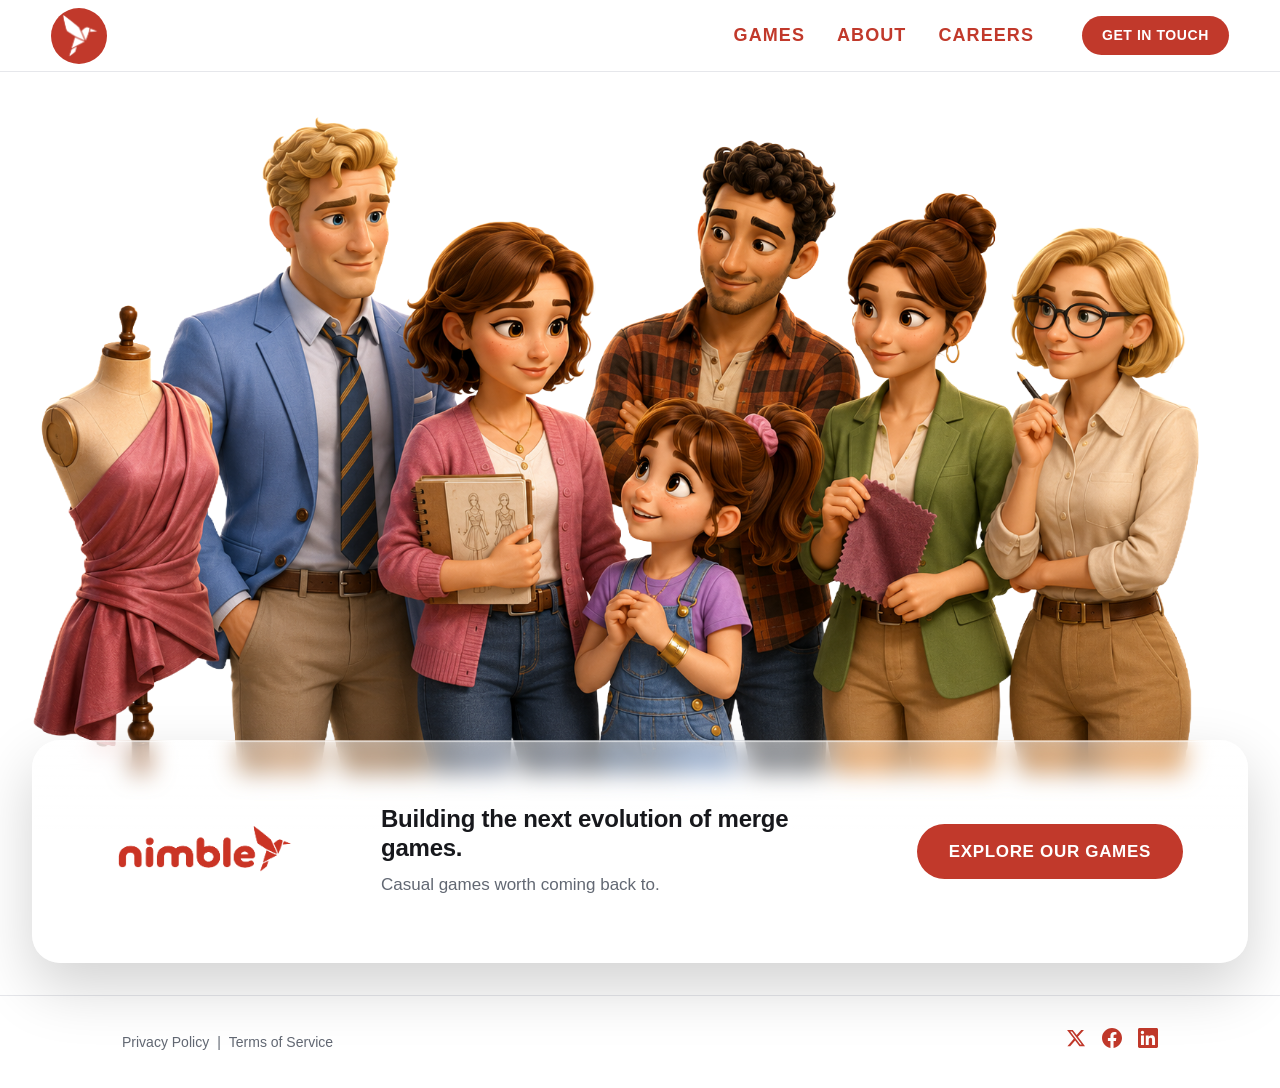
<file: index.html>
<!DOCTYPE html><html lang="en"> <head><meta charset="UTF-8"><meta name="viewport" content="width=device-width, initial-scale=1.0"><title>Nimble Games — Games that reward quick thinking and elegant execution</title><meta name="description" content="Nimble Games — Building engaging casual mobile games worth coming back to."><link rel="canonical" href="https://nimble.gs/"><!-- Favicon --><link rel="icon" type="image/png" href="/logo.png"><link rel="apple-touch-icon" href="/logo.png"><!-- Open Graph --><meta property="og:type" content="website"><meta property="og:title" content="Nimble Games — Games that reward quick thinking and elegant execution"><meta property="og:description" content="Nimble Games — Building engaging casual mobile games worth coming back to."><meta property="og:url" content="https://nimble.gs/"><meta property="og:image" content="https://nimble.gs/logo-text.png"><meta property="og:site_name" content="Nimble Games"><!-- Twitter Card --><meta name="twitter:card" content="summary"><meta name="twitter:title" content="Nimble Games — Games that reward quick thinking and elegant execution"><meta name="twitter:description" content="Nimble Games — Building engaging casual mobile games worth coming back to."><meta name="twitter:image" content="https://nimble.gs/logo-text.png"><!-- Fonts: Satoshi (Fontshare) --><link rel="preconnect" href="https://api.fontshare.com" crossorigin><link href="https://api.fontshare.com/v2/css?f[]=satoshi@300,400,500,700,900&display=swap" rel="stylesheet"><style>.sr-only[data-astro-cid-bbe6dxrz]{position:absolute;width:1px;height:1px;padding:0;margin:-1px;overflow:hidden;clip:rect(0,0,0,0);white-space:nowrap;border:0}.hero[data-astro-cid-bbe6dxrz]{display:flex;flex-direction:column;align-items:center;padding:0 var(--space-lg) var(--space-lg)}.hero-stage[data-astro-cid-bbe6dxrz]{width:100%;display:flex;justify-content:center;padding-top:var(--space-md)}.hero-art[data-astro-cid-bbe6dxrz]{display:block;width:100%;max-width:1400px;height:auto}.hero-card[data-astro-cid-bbe6dxrz]{position:relative;z-index:2;width:100%;max-width:1340px;margin-top:calc(-1 * var(--space-lg));display:flex;flex-direction:row;align-items:center;gap:var(--space-xl);text-align:left;background:#ffffff38;backdrop-filter:blur(12px) saturate(175%);-webkit-backdrop-filter:blur(12px) saturate(175%);border:1px solid rgba(255,255,255,.4);border-radius:28px;box-shadow:0 24px 60px #0000002e,inset 0 1px 1px #fff9;padding:var(--space-xl) var(--space-xl);overflow:hidden}.hero-card[data-astro-cid-bbe6dxrz]:before{content:"";position:absolute;inset:0;border-radius:inherit;pointer-events:none;background:linear-gradient(180deg,#fff6,#fff0 40%)}.hero-card[data-astro-cid-bbe6dxrz]>[data-astro-cid-bbe6dxrz]{position:relative;z-index:1}.hero-logo[data-astro-cid-bbe6dxrz]{width:220px;height:auto;flex-shrink:0}.hero-copy[data-astro-cid-bbe6dxrz]{flex:1;min-width:0}.hero-tagline[data-astro-cid-bbe6dxrz]{font-size:var(--font-size-xl);font-weight:900;color:var(--color-text);line-height:1.2;letter-spacing:-.01em}.hero-subtitle[data-astro-cid-bbe6dxrz]{font-size:1.0625rem;font-weight:500;color:var(--color-text-muted);margin-top:var(--space-sm)}.hero-cta[data-astro-cid-bbe6dxrz]{flex-shrink:0;white-space:nowrap;font-size:var(--font-size-base);padding:.875rem 2rem;background-color:var(--color-accent);color:#fff}.hero-cta[data-astro-cid-bbe6dxrz]:hover{background-color:var(--color-accent-hover)}@media(max-width:768px){.hero[data-astro-cid-bbe6dxrz]{padding:var(--space-md)}.hero-card[data-astro-cid-bbe6dxrz]{flex-direction:column;text-align:center;gap:var(--space-md);max-width:420px;margin-top:calc(-1 * var(--space-lg));padding:var(--space-lg) var(--space-md)}.hero-logo[data-astro-cid-bbe6dxrz]{width:130px}.hero-cta[data-astro-cid-bbe6dxrz]{width:100%}}
</style>
<link rel="stylesheet" href="/_astro/BaseLayout.BR00wllf.css"></head> <body> <a href="#main-content" class="skip-link">Skip to content</a> <header class="site-header" data-astro-cid-3ef6ksr2> <nav class="nav" aria-label="Main navigation" data-astro-cid-3ef6ksr2> <a href="/" class="nav-logo" aria-label="Nimble Games home" data-astro-cid-3ef6ksr2> <img src="/logo-header.png" alt="" width="56" height="56" data-astro-cid-3ef6ksr2> </a> <ul class="nav-links" id="nav-links" data-astro-cid-3ef6ksr2> <li data-astro-cid-3ef6ksr2> <a href="/games" data-astro-cid-3ef6ksr2> Games </a> </li><li data-astro-cid-3ef6ksr2> <a href="/about" data-astro-cid-3ef6ksr2> About </a> </li><li data-astro-cid-3ef6ksr2> <a href="/careers" data-astro-cid-3ef6ksr2> Careers </a> </li> </ul> <a href="/contact" class="cta-button nav-cta" data-astro-cid-3ef6ksr2>Get in Touch</a> <button class="mobile-menu-toggle" aria-label="Toggle menu" aria-expanded="false" aria-controls="nav-links" data-astro-cid-3ef6ksr2> <span data-astro-cid-3ef6ksr2></span> <span data-astro-cid-3ef6ksr2></span> <span data-astro-cid-3ef6ksr2></span> </button> </nav> </header> <script type="module">const e=document.querySelector(".mobile-menu-toggle"),t=document.getElementById("nav-links");e&&t&&e.addEventListener("click",()=>{const n=e.getAttribute("aria-expanded")==="true";e.setAttribute("aria-expanded",String(!n)),t.classList.toggle("is-open")});</script> <main id="main-content">  <section class="hero" aria-labelledby="hero-heading" data-astro-cid-bbe6dxrz> <h1 id="hero-heading" class="sr-only" data-astro-cid-bbe6dxrz>Nimble Games</h1> <div class="hero-stage" data-astro-cid-bbe6dxrz> <img class="hero-art" src="/landing.png" alt="The Merge Mogul cast" loading="eager" data-astro-cid-bbe6dxrz> </div> <div class="hero-card" data-astro-cid-bbe6dxrz> <img src="/logo-text.png" alt="Nimble Games" class="hero-logo" width="104" height="104" data-astro-cid-bbe6dxrz> <div class="hero-copy" data-astro-cid-bbe6dxrz> <p class="hero-tagline" data-astro-cid-bbe6dxrz>Building the next evolution of merge games.</p> <p class="hero-subtitle" data-astro-cid-bbe6dxrz>Casual games worth coming back to.</p> </div> <a href="/games" class="cta-button hero-cta" data-astro-cid-bbe6dxrz>Explore our games</a> </div> </section>  </main> <footer class="site-footer" data-astro-cid-sz7xmlte> <div class="footer-inner container" data-astro-cid-sz7xmlte> <div class="footer-legal" data-astro-cid-sz7xmlte> <a href="/privacy-policy" data-astro-cid-sz7xmlte>Privacy Policy</a> <span aria-hidden="true" data-astro-cid-sz7xmlte>|</span> <a href="/terms-of-service" data-astro-cid-sz7xmlte>Terms of Service</a> </div> <div class="social-icons" data-astro-cid-dv46nlzh> <a href="#" target="_blank" rel="noopener noreferrer" aria-label="Twitter" data-astro-cid-dv46nlzh> <svg width="20" height="20" viewBox="0 0 24 24" fill="currentColor" xmlns="http://www.w3.org/2000/svg" data-astro-cid-dv46nlzh> <path d="M18.244 2.25h3.308l-7.227 8.26 8.502 11.24H16.17l-5.214-6.817L4.99 21.75H1.68l7.73-8.835L1.254 2.25H8.08l4.713 6.231zm-1.161 17.52h1.833L7.084 4.126H5.117z" data-astro-cid-dv46nlzh></path> </svg> </a> <a href="#" target="_blank" rel="noopener noreferrer" aria-label="Facebook" data-astro-cid-dv46nlzh> <svg width="20" height="20" viewBox="0 0 24 24" fill="currentColor" xmlns="http://www.w3.org/2000/svg" data-astro-cid-dv46nlzh> <path d="M24 12.073c0-6.627-5.373-12-12-12s-12 5.373-12 12c0 5.99 4.388 10.954 10.125 11.854v-8.385H7.078v-3.47h3.047V9.43c0-3.007 1.792-4.669 4.533-4.669 1.312 0 2.686.235 2.686.235v2.953H15.83c-1.491 0-1.956.925-1.956 1.874v2.25h3.328l-.532 3.47h-2.796v8.385C19.612 23.027 24 18.062 24 12.073z" data-astro-cid-dv46nlzh></path> </svg> </a> <a href="#" target="_blank" rel="noopener noreferrer" aria-label="LinkedIn" data-astro-cid-dv46nlzh> <svg width="20" height="20" viewBox="0 0 24 24" fill="currentColor" xmlns="http://www.w3.org/2000/svg" data-astro-cid-dv46nlzh> <path d="M20.447 20.452h-3.554v-5.569c0-1.328-.027-3.037-1.852-3.037-1.853 0-2.136 1.445-2.136 2.939v5.667H9.351V9h3.414v1.561h.046c.477-.9 1.637-1.85 3.37-1.85 3.601 0 4.267 2.37 4.267 5.455v6.286zM5.337 7.433a2.062 2.062 0 01-2.063-2.065 2.064 2.064 0 112.063 2.065zm1.782 13.019H3.555V9h3.564v11.452zM22.225 0H1.771C.792 0 0 .774 0 1.729v20.542C0 23.227.792 24 1.771 24h20.451C23.2 24 24 23.227 24 22.271V1.729C24 .774 23.2 0 22.222 0h.003z" data-astro-cid-dv46nlzh></path> </svg> </a> </div> </div> </footer> </body></html>
</file>
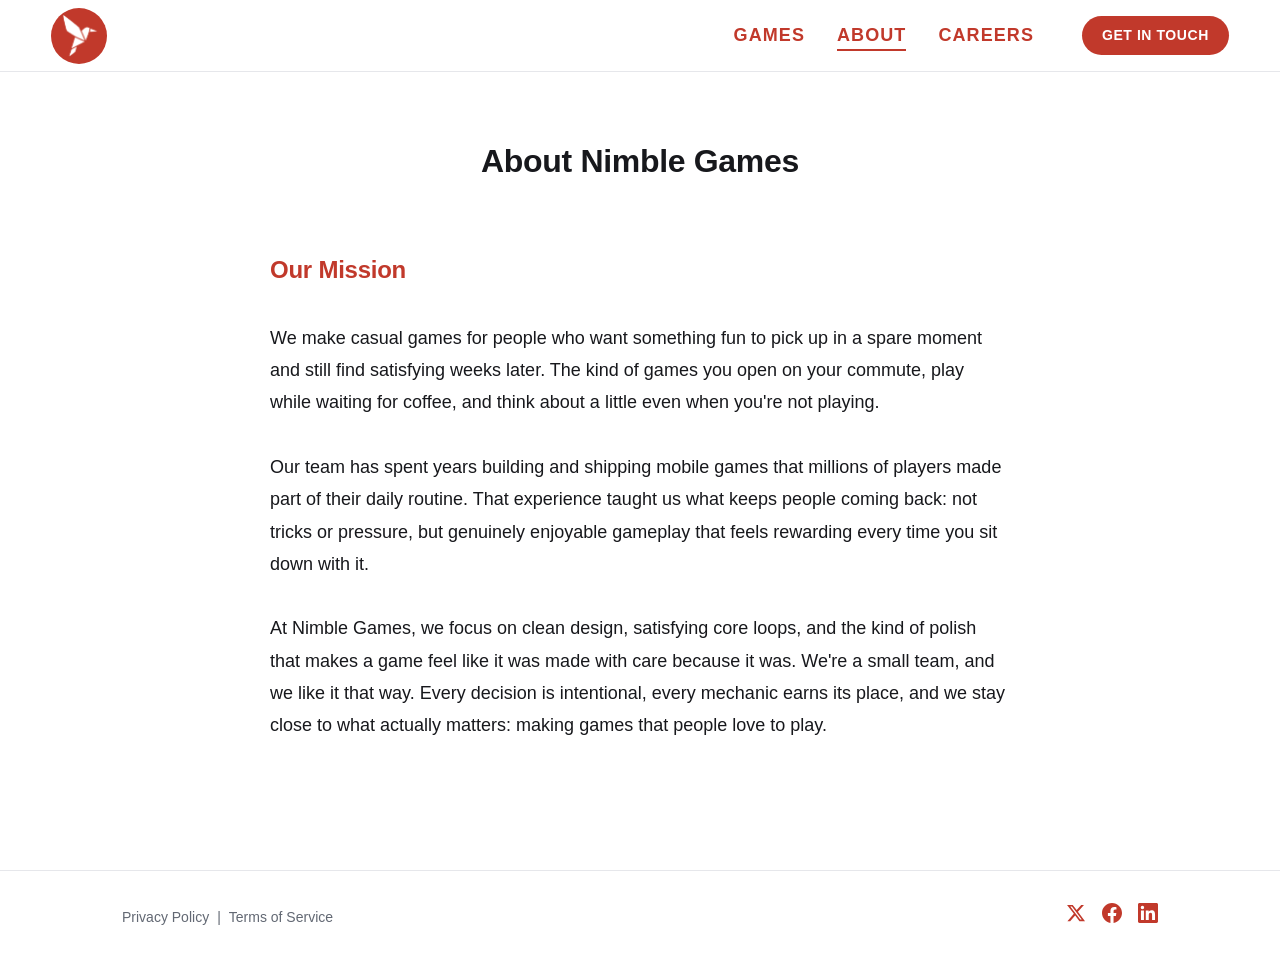
<file: about/index.html>
<!DOCTYPE html><html lang="en"> <head><meta charset="UTF-8"><meta name="viewport" content="width=device-width, initial-scale=1.0"><title>About | Nimble Games</title><meta name="description" content="Nimble Games — A mobile casual game studio building engaging games that players genuinely enjoy coming back to."><link rel="canonical" href="https://nimble.gs/about"><!-- Favicon --><link rel="icon" type="image/png" href="/logo.png"><link rel="apple-touch-icon" href="/logo.png"><!-- Open Graph --><meta property="og:type" content="website"><meta property="og:title" content="About | Nimble Games"><meta property="og:description" content="Nimble Games — A mobile casual game studio building engaging games that players genuinely enjoy coming back to."><meta property="og:url" content="https://nimble.gs/about"><meta property="og:image" content="https://nimble.gs/logo-text.png"><meta property="og:site_name" content="Nimble Games"><!-- Twitter Card --><meta name="twitter:card" content="summary"><meta name="twitter:title" content="About | Nimble Games"><meta name="twitter:description" content="Nimble Games — A mobile casual game studio building engaging games that players genuinely enjoy coming back to."><meta name="twitter:image" content="https://nimble.gs/logo-text.png"><!-- Fonts: Satoshi (Fontshare) --><link rel="preconnect" href="https://api.fontshare.com" crossorigin><link href="https://api.fontshare.com/v2/css?f[]=satoshi@300,400,500,700,900&display=swap" rel="stylesheet"><style>.about-content[data-astro-cid-kh7btl4r]{max-width:740px;margin-inline:auto}.about-block[data-astro-cid-kh7btl4r]{margin-bottom:var(--space-xl)}.about-block[data-astro-cid-kh7btl4r] h2[data-astro-cid-kh7btl4r]{font-size:var(--font-size-xl);color:var(--color-accent);margin-bottom:var(--space-lg)}.about-block[data-astro-cid-kh7btl4r] p[data-astro-cid-kh7btl4r]{font-size:var(--font-size-lg);line-height:1.8;color:var(--color-text);margin-bottom:var(--space-lg)}
</style>
<link rel="stylesheet" href="/_astro/BaseLayout.BR00wllf.css"></head> <body> <a href="#main-content" class="skip-link">Skip to content</a> <header class="site-header" data-astro-cid-3ef6ksr2> <nav class="nav" aria-label="Main navigation" data-astro-cid-3ef6ksr2> <a href="/" class="nav-logo" aria-label="Nimble Games home" data-astro-cid-3ef6ksr2> <img src="/logo-header.png" alt="" width="56" height="56" data-astro-cid-3ef6ksr2> </a> <ul class="nav-links" id="nav-links" data-astro-cid-3ef6ksr2> <li data-astro-cid-3ef6ksr2> <a href="/games" data-astro-cid-3ef6ksr2> Games </a> </li><li data-astro-cid-3ef6ksr2> <a href="/about" aria-current="page" data-astro-cid-3ef6ksr2> About </a> </li><li data-astro-cid-3ef6ksr2> <a href="/careers" data-astro-cid-3ef6ksr2> Careers </a> </li> </ul> <a href="/contact" class="cta-button nav-cta" data-astro-cid-3ef6ksr2>Get in Touch</a> <button class="mobile-menu-toggle" aria-label="Toggle menu" aria-expanded="false" aria-controls="nav-links" data-astro-cid-3ef6ksr2> <span data-astro-cid-3ef6ksr2></span> <span data-astro-cid-3ef6ksr2></span> <span data-astro-cid-3ef6ksr2></span> </button> </nav> </header> <script type="module">const e=document.querySelector(".mobile-menu-toggle"),t=document.getElementById("nav-links");e&&t&&e.addEventListener("click",()=>{const n=e.getAttribute("aria-expanded")==="true";e.setAttribute("aria-expanded",String(!n)),t.classList.toggle("is-open")});</script> <main id="main-content">  <section class="page-section" data-astro-cid-kh7btl4r> <div class="container" data-astro-cid-kh7btl4r> <div class="page-header" data-astro-cid-kh7btl4r> <h1 data-astro-cid-kh7btl4r>About Nimble Games</h1> </div> <div class="about-content" data-astro-cid-kh7btl4r> <div class="about-block" data-astro-cid-kh7btl4r> <h2 data-astro-cid-kh7btl4r>Our Mission</h2> <p data-astro-cid-kh7btl4r>
We make casual games for people who want something fun to pick up in a spare moment
            and still find satisfying weeks later. The kind of games you open on your commute,
            play while waiting for coffee, and think about a little even when you're not playing.
</p> <p data-astro-cid-kh7btl4r>
Our team has spent years building and shipping mobile games that millions of players
            made part of their daily routine. That experience taught us what keeps people coming
            back: not tricks or pressure, but genuinely enjoyable gameplay that feels rewarding
            every time you sit down with it.
</p> <p data-astro-cid-kh7btl4r>
At Nimble Games, we focus on clean design, satisfying core loops, and the kind of
            polish that makes a game feel like it was made with care because it was. We're a
            small team, and we like it that way. Every decision is intentional, every mechanic
            earns its place, and we stay close to what actually matters: making games that people
            love to play.
</p> </div> </div> </div> </section>  </main> <footer class="site-footer" data-astro-cid-sz7xmlte> <div class="footer-inner container" data-astro-cid-sz7xmlte> <div class="footer-legal" data-astro-cid-sz7xmlte> <a href="/privacy-policy" data-astro-cid-sz7xmlte>Privacy Policy</a> <span aria-hidden="true" data-astro-cid-sz7xmlte>|</span> <a href="/terms-of-service" data-astro-cid-sz7xmlte>Terms of Service</a> </div> <div class="social-icons" data-astro-cid-dv46nlzh> <a href="#" target="_blank" rel="noopener noreferrer" aria-label="Twitter" data-astro-cid-dv46nlzh> <svg width="20" height="20" viewBox="0 0 24 24" fill="currentColor" xmlns="http://www.w3.org/2000/svg" data-astro-cid-dv46nlzh> <path d="M18.244 2.25h3.308l-7.227 8.26 8.502 11.24H16.17l-5.214-6.817L4.99 21.75H1.68l7.73-8.835L1.254 2.25H8.08l4.713 6.231zm-1.161 17.52h1.833L7.084 4.126H5.117z" data-astro-cid-dv46nlzh></path> </svg> </a> <a href="#" target="_blank" rel="noopener noreferrer" aria-label="Facebook" data-astro-cid-dv46nlzh> <svg width="20" height="20" viewBox="0 0 24 24" fill="currentColor" xmlns="http://www.w3.org/2000/svg" data-astro-cid-dv46nlzh> <path d="M24 12.073c0-6.627-5.373-12-12-12s-12 5.373-12 12c0 5.99 4.388 10.954 10.125 11.854v-8.385H7.078v-3.47h3.047V9.43c0-3.007 1.792-4.669 4.533-4.669 1.312 0 2.686.235 2.686.235v2.953H15.83c-1.491 0-1.956.925-1.956 1.874v2.25h3.328l-.532 3.47h-2.796v8.385C19.612 23.027 24 18.062 24 12.073z" data-astro-cid-dv46nlzh></path> </svg> </a> <a href="#" target="_blank" rel="noopener noreferrer" aria-label="LinkedIn" data-astro-cid-dv46nlzh> <svg width="20" height="20" viewBox="0 0 24 24" fill="currentColor" xmlns="http://www.w3.org/2000/svg" data-astro-cid-dv46nlzh> <path d="M20.447 20.452h-3.554v-5.569c0-1.328-.027-3.037-1.852-3.037-1.853 0-2.136 1.445-2.136 2.939v5.667H9.351V9h3.414v1.561h.046c.477-.9 1.637-1.85 3.37-1.85 3.601 0 4.267 2.37 4.267 5.455v6.286zM5.337 7.433a2.062 2.062 0 01-2.063-2.065 2.064 2.064 0 112.063 2.065zm1.782 13.019H3.555V9h3.564v11.452zM22.225 0H1.771C.792 0 0 .774 0 1.729v20.542C0 23.227.792 24 1.771 24h20.451C23.2 24 24 23.227 24 22.271V1.729C24 .774 23.2 0 22.222 0h.003z" data-astro-cid-dv46nlzh></path> </svg> </a> </div> </div> </footer> </body></html>
</file>
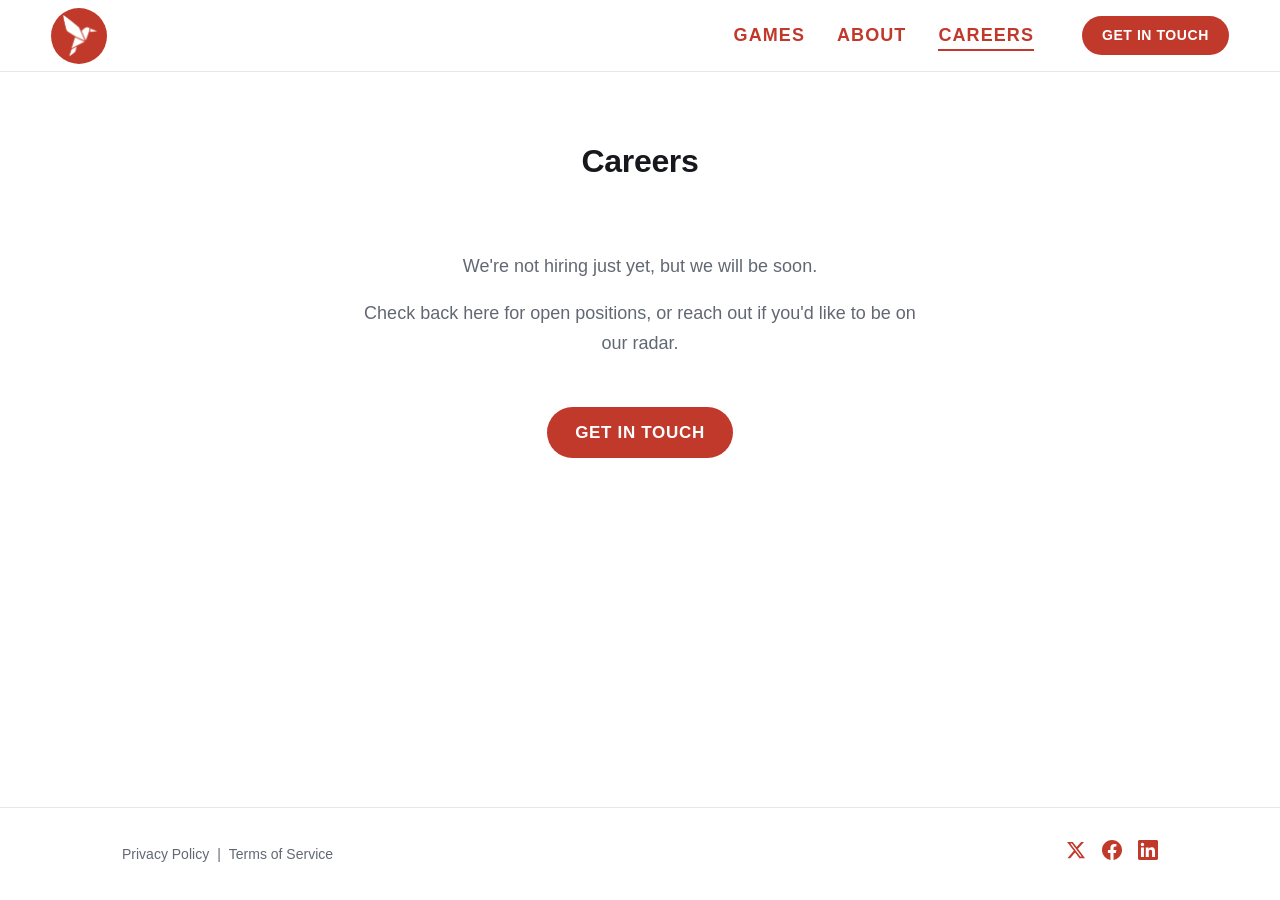
<file: careers/index.html>
<!DOCTYPE html><html lang="en"> <head><meta charset="UTF-8"><meta name="viewport" content="width=device-width, initial-scale=1.0"><title>Careers | Nimble Games</title><meta name="description" content="Careers at Nimble Games — open positions will be posted soon. Get in touch if you'd like to be considered."><link rel="canonical" href="https://nimble.gs/careers"><!-- Favicon --><link rel="icon" type="image/png" href="/logo.png"><link rel="apple-touch-icon" href="/logo.png"><!-- Open Graph --><meta property="og:type" content="website"><meta property="og:title" content="Careers | Nimble Games"><meta property="og:description" content="Careers at Nimble Games — open positions will be posted soon. Get in touch if you'd like to be considered."><meta property="og:url" content="https://nimble.gs/careers"><meta property="og:image" content="https://nimble.gs/logo-text.png"><meta property="og:site_name" content="Nimble Games"><!-- Twitter Card --><meta name="twitter:card" content="summary"><meta name="twitter:title" content="Careers | Nimble Games"><meta name="twitter:description" content="Careers at Nimble Games — open positions will be posted soon. Get in touch if you'd like to be considered."><meta name="twitter:image" content="https://nimble.gs/logo-text.png"><!-- Fonts: Satoshi (Fontshare) --><link rel="preconnect" href="https://api.fontshare.com" crossorigin><link href="https://api.fontshare.com/v2/css?f[]=satoshi@300,400,500,700,900&display=swap" rel="stylesheet"><style>.careers-content[data-astro-cid-2pjcwduj]{max-width:560px;margin-inline:auto;text-align:center}.careers-content[data-astro-cid-2pjcwduj] p[data-astro-cid-2pjcwduj]{font-size:var(--font-size-lg);color:var(--color-text-muted);margin-bottom:var(--space-md);line-height:1.7}.careers-content[data-astro-cid-2pjcwduj] .cta-button[data-astro-cid-2pjcwduj]{margin-top:var(--space-lg)}
</style>
<link rel="stylesheet" href="/_astro/BaseLayout.BR00wllf.css"></head> <body> <a href="#main-content" class="skip-link">Skip to content</a> <header class="site-header" data-astro-cid-3ef6ksr2> <nav class="nav" aria-label="Main navigation" data-astro-cid-3ef6ksr2> <a href="/" class="nav-logo" aria-label="Nimble Games home" data-astro-cid-3ef6ksr2> <img src="/logo-header.png" alt="" width="56" height="56" data-astro-cid-3ef6ksr2> </a> <ul class="nav-links" id="nav-links" data-astro-cid-3ef6ksr2> <li data-astro-cid-3ef6ksr2> <a href="/games" data-astro-cid-3ef6ksr2> Games </a> </li><li data-astro-cid-3ef6ksr2> <a href="/about" data-astro-cid-3ef6ksr2> About </a> </li><li data-astro-cid-3ef6ksr2> <a href="/careers" aria-current="page" data-astro-cid-3ef6ksr2> Careers </a> </li> </ul> <a href="/contact" class="cta-button nav-cta" data-astro-cid-3ef6ksr2>Get in Touch</a> <button class="mobile-menu-toggle" aria-label="Toggle menu" aria-expanded="false" aria-controls="nav-links" data-astro-cid-3ef6ksr2> <span data-astro-cid-3ef6ksr2></span> <span data-astro-cid-3ef6ksr2></span> <span data-astro-cid-3ef6ksr2></span> </button> </nav> </header> <script type="module">const e=document.querySelector(".mobile-menu-toggle"),t=document.getElementById("nav-links");e&&t&&e.addEventListener("click",()=>{const n=e.getAttribute("aria-expanded")==="true";e.setAttribute("aria-expanded",String(!n)),t.classList.toggle("is-open")});</script> <main id="main-content">  <section class="page-section" data-astro-cid-2pjcwduj> <div class="container" data-astro-cid-2pjcwduj> <div class="page-header" data-astro-cid-2pjcwduj> <h1 data-astro-cid-2pjcwduj>Careers</h1> </div> <div class="careers-content" data-astro-cid-2pjcwduj> <p data-astro-cid-2pjcwduj>We're not hiring just yet, but we will be soon.</p> <p data-astro-cid-2pjcwduj>Check back here for open positions, or reach out if you'd like to be on our radar.</p> <a href="/contact" class="cta-button" data-astro-cid-2pjcwduj>Get in Touch</a> </div> </div> </section>  </main> <footer class="site-footer" data-astro-cid-sz7xmlte> <div class="footer-inner container" data-astro-cid-sz7xmlte> <div class="footer-legal" data-astro-cid-sz7xmlte> <a href="/privacy-policy" data-astro-cid-sz7xmlte>Privacy Policy</a> <span aria-hidden="true" data-astro-cid-sz7xmlte>|</span> <a href="/terms-of-service" data-astro-cid-sz7xmlte>Terms of Service</a> </div> <div class="social-icons" data-astro-cid-dv46nlzh> <a href="#" target="_blank" rel="noopener noreferrer" aria-label="Twitter" data-astro-cid-dv46nlzh> <svg width="20" height="20" viewBox="0 0 24 24" fill="currentColor" xmlns="http://www.w3.org/2000/svg" data-astro-cid-dv46nlzh> <path d="M18.244 2.25h3.308l-7.227 8.26 8.502 11.24H16.17l-5.214-6.817L4.99 21.75H1.68l7.73-8.835L1.254 2.25H8.08l4.713 6.231zm-1.161 17.52h1.833L7.084 4.126H5.117z" data-astro-cid-dv46nlzh></path> </svg> </a> <a href="#" target="_blank" rel="noopener noreferrer" aria-label="Facebook" data-astro-cid-dv46nlzh> <svg width="20" height="20" viewBox="0 0 24 24" fill="currentColor" xmlns="http://www.w3.org/2000/svg" data-astro-cid-dv46nlzh> <path d="M24 12.073c0-6.627-5.373-12-12-12s-12 5.373-12 12c0 5.99 4.388 10.954 10.125 11.854v-8.385H7.078v-3.47h3.047V9.43c0-3.007 1.792-4.669 4.533-4.669 1.312 0 2.686.235 2.686.235v2.953H15.83c-1.491 0-1.956.925-1.956 1.874v2.25h3.328l-.532 3.47h-2.796v8.385C19.612 23.027 24 18.062 24 12.073z" data-astro-cid-dv46nlzh></path> </svg> </a> <a href="#" target="_blank" rel="noopener noreferrer" aria-label="LinkedIn" data-astro-cid-dv46nlzh> <svg width="20" height="20" viewBox="0 0 24 24" fill="currentColor" xmlns="http://www.w3.org/2000/svg" data-astro-cid-dv46nlzh> <path d="M20.447 20.452h-3.554v-5.569c0-1.328-.027-3.037-1.852-3.037-1.853 0-2.136 1.445-2.136 2.939v5.667H9.351V9h3.414v1.561h.046c.477-.9 1.637-1.85 3.37-1.85 3.601 0 4.267 2.37 4.267 5.455v6.286zM5.337 7.433a2.062 2.062 0 01-2.063-2.065 2.064 2.064 0 112.063 2.065zm1.782 13.019H3.555V9h3.564v11.452zM22.225 0H1.771C.792 0 0 .774 0 1.729v20.542C0 23.227.792 24 1.771 24h20.451C23.2 24 24 23.227 24 22.271V1.729C24 .774 23.2 0 22.222 0h.003z" data-astro-cid-dv46nlzh></path> </svg> </a> </div> </div> </footer> </body></html>
</file>
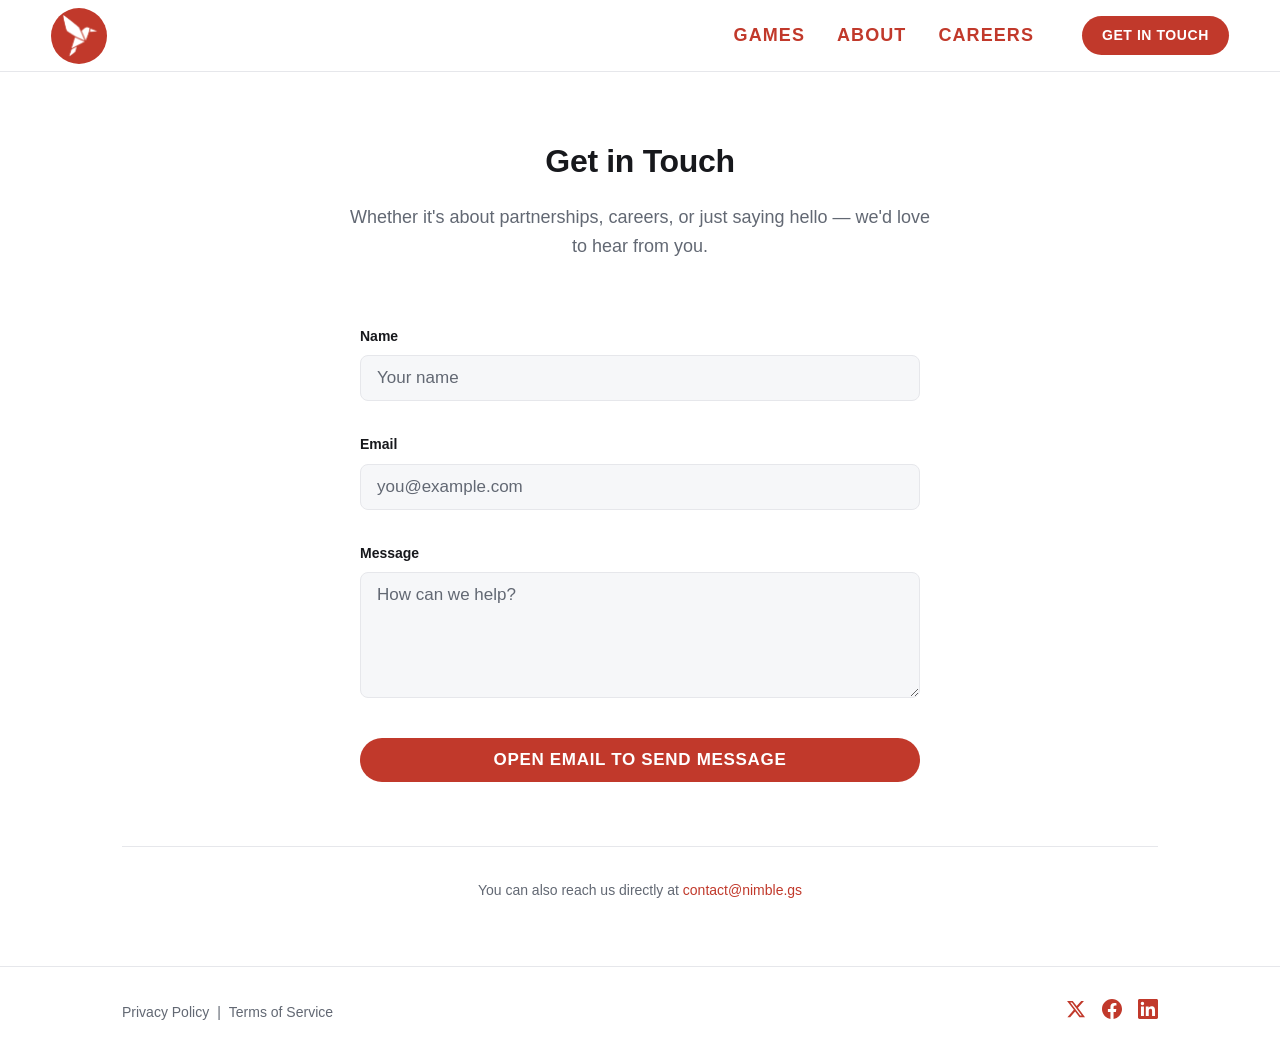
<file: contact/index.html>
<!DOCTYPE html><html lang="en"> <head><meta charset="UTF-8"><meta name="viewport" content="width=device-width, initial-scale=1.0"><title>Contact | Nimble Games</title><meta name="description" content="Get in touch with Nimble Games. Reach out about partnerships, careers, or anything else — we'd love to hear from you."><link rel="canonical" href="https://nimble.gs/contact"><!-- Favicon --><link rel="icon" type="image/png" href="/logo.png"><link rel="apple-touch-icon" href="/logo.png"><!-- Open Graph --><meta property="og:type" content="website"><meta property="og:title" content="Contact | Nimble Games"><meta property="og:description" content="Get in touch with Nimble Games. Reach out about partnerships, careers, or anything else — we'd love to hear from you."><meta property="og:url" content="https://nimble.gs/contact"><meta property="og:image" content="https://nimble.gs/logo-text.png"><meta property="og:site_name" content="Nimble Games"><!-- Twitter Card --><meta name="twitter:card" content="summary"><meta name="twitter:title" content="Contact | Nimble Games"><meta name="twitter:description" content="Get in touch with Nimble Games. Reach out about partnerships, careers, or anything else — we'd love to hear from you."><meta name="twitter:image" content="https://nimble.gs/logo-text.png"><!-- Fonts: Satoshi (Fontshare) --><link rel="preconnect" href="https://api.fontshare.com" crossorigin><link href="https://api.fontshare.com/v2/css?f[]=satoshi@300,400,500,700,900&display=swap" rel="stylesheet"><link rel="stylesheet" href="/_astro/BaseLayout.BR00wllf.css">
<style>.contact-form[data-astro-cid-svshx33u]{max-width:560px;margin-inline:auto}.form-group[data-astro-cid-svshx33u]{margin-bottom:var(--space-lg)}label[data-astro-cid-svshx33u]{display:block;font-weight:600;font-size:var(--font-size-sm);margin-bottom:var(--space-sm);color:var(--color-text)}input[data-astro-cid-svshx33u],textarea[data-astro-cid-svshx33u]{width:100%;padding:.75rem var(--space-md);font-family:var(--font-family);font-size:var(--font-size-base);color:var(--color-text);background-color:var(--color-bg-card);border:1px solid var(--color-border);border-radius:var(--radius-md);transition:border-color .2s ease}input[data-astro-cid-svshx33u]:focus,textarea[data-astro-cid-svshx33u]:focus{outline:none;border-color:var(--color-accent);box-shadow:0 0 0 3px #c1392b1a}input[data-astro-cid-svshx33u]::placeholder,textarea[data-astro-cid-svshx33u]::placeholder{color:var(--color-text-muted)}textarea[data-astro-cid-svshx33u]{resize:vertical;min-height:120px}button[data-astro-cid-svshx33u][type=submit]{width:100%}.contact-alt[data-astro-cid-uw5kdbxl]{text-align:center;margin-top:var(--space-xl);padding-top:var(--space-lg);border-top:1px solid var(--color-border)}.contact-alt[data-astro-cid-uw5kdbxl] p[data-astro-cid-uw5kdbxl]{font-size:var(--font-size-sm);color:var(--color-text-muted)}
</style></head> <body> <a href="#main-content" class="skip-link">Skip to content</a> <header class="site-header" data-astro-cid-3ef6ksr2> <nav class="nav" aria-label="Main navigation" data-astro-cid-3ef6ksr2> <a href="/" class="nav-logo" aria-label="Nimble Games home" data-astro-cid-3ef6ksr2> <img src="/logo-header.png" alt="" width="56" height="56" data-astro-cid-3ef6ksr2> </a> <ul class="nav-links" id="nav-links" data-astro-cid-3ef6ksr2> <li data-astro-cid-3ef6ksr2> <a href="/games" data-astro-cid-3ef6ksr2> Games </a> </li><li data-astro-cid-3ef6ksr2> <a href="/about" data-astro-cid-3ef6ksr2> About </a> </li><li data-astro-cid-3ef6ksr2> <a href="/careers" data-astro-cid-3ef6ksr2> Careers </a> </li> </ul> <a href="/contact" class="cta-button nav-cta" data-astro-cid-3ef6ksr2>Get in Touch</a> <button class="mobile-menu-toggle" aria-label="Toggle menu" aria-expanded="false" aria-controls="nav-links" data-astro-cid-3ef6ksr2> <span data-astro-cid-3ef6ksr2></span> <span data-astro-cid-3ef6ksr2></span> <span data-astro-cid-3ef6ksr2></span> </button> </nav> </header> <script type="module">const e=document.querySelector(".mobile-menu-toggle"),t=document.getElementById("nav-links");e&&t&&e.addEventListener("click",()=>{const n=e.getAttribute("aria-expanded")==="true";e.setAttribute("aria-expanded",String(!n)),t.classList.toggle("is-open")});</script> <main id="main-content">  <section class="page-section" data-astro-cid-uw5kdbxl> <div class="container" data-astro-cid-uw5kdbxl> <div class="page-header" data-astro-cid-uw5kdbxl> <h1 data-astro-cid-uw5kdbxl>Get in Touch</h1> <p data-astro-cid-uw5kdbxl>Whether it's about partnerships, careers, or just saying hello — we'd love to hear from you.</p> </div> <form class="contact-form" data-astro-cid-svshx33u> <div class="form-group" data-astro-cid-svshx33u> <label for="name" data-astro-cid-svshx33u>Name</label> <input type="text" id="name" name="name" required autocomplete="name" placeholder="Your name" data-astro-cid-svshx33u> </div> <div class="form-group" data-astro-cid-svshx33u> <label for="email" data-astro-cid-svshx33u>Email</label> <input type="email" id="email" name="email" required autocomplete="email" placeholder="you@example.com" data-astro-cid-svshx33u> </div> <div class="form-group" data-astro-cid-svshx33u> <label for="message" data-astro-cid-svshx33u>Message</label> <textarea id="message" name="message" rows="5" required placeholder="How can we help?" data-astro-cid-svshx33u></textarea> </div> <button type="submit" class="cta-button" data-astro-cid-svshx33u>Open Email to Send Message</button> </form> <script type="module">const t=document.querySelector(".contact-form");t&&t.addEventListener("submit",o=>{o.preventDefault();const e=new FormData(t),n=String(e.get("name")??"").trim(),m=String(e.get("email")??"").trim(),s=String(e.get("message")??"").trim(),a=`Contact form message from ${n}`,c=[`Name: ${n}`,`Email: ${m}`,"","Message:",s].join(`
`);window.location.href=`mailto:contact@nimble.gs?subject=${encodeURIComponent(a)}&body=${encodeURIComponent(c)}`});</script> <div class="contact-alt" data-astro-cid-uw5kdbxl> <p data-astro-cid-uw5kdbxl>You can also reach us directly at <a href="mailto:contact@nimble.gs" data-astro-cid-uw5kdbxl>contact@nimble.gs</a></p> </div> </div> </section>  </main> <footer class="site-footer" data-astro-cid-sz7xmlte> <div class="footer-inner container" data-astro-cid-sz7xmlte> <div class="footer-legal" data-astro-cid-sz7xmlte> <a href="/privacy-policy" data-astro-cid-sz7xmlte>Privacy Policy</a> <span aria-hidden="true" data-astro-cid-sz7xmlte>|</span> <a href="/terms-of-service" data-astro-cid-sz7xmlte>Terms of Service</a> </div> <div class="social-icons" data-astro-cid-dv46nlzh> <a href="#" target="_blank" rel="noopener noreferrer" aria-label="Twitter" data-astro-cid-dv46nlzh> <svg width="20" height="20" viewBox="0 0 24 24" fill="currentColor" xmlns="http://www.w3.org/2000/svg" data-astro-cid-dv46nlzh> <path d="M18.244 2.25h3.308l-7.227 8.26 8.502 11.24H16.17l-5.214-6.817L4.99 21.75H1.68l7.73-8.835L1.254 2.25H8.08l4.713 6.231zm-1.161 17.52h1.833L7.084 4.126H5.117z" data-astro-cid-dv46nlzh></path> </svg> </a> <a href="#" target="_blank" rel="noopener noreferrer" aria-label="Facebook" data-astro-cid-dv46nlzh> <svg width="20" height="20" viewBox="0 0 24 24" fill="currentColor" xmlns="http://www.w3.org/2000/svg" data-astro-cid-dv46nlzh> <path d="M24 12.073c0-6.627-5.373-12-12-12s-12 5.373-12 12c0 5.99 4.388 10.954 10.125 11.854v-8.385H7.078v-3.47h3.047V9.43c0-3.007 1.792-4.669 4.533-4.669 1.312 0 2.686.235 2.686.235v2.953H15.83c-1.491 0-1.956.925-1.956 1.874v2.25h3.328l-.532 3.47h-2.796v8.385C19.612 23.027 24 18.062 24 12.073z" data-astro-cid-dv46nlzh></path> </svg> </a> <a href="#" target="_blank" rel="noopener noreferrer" aria-label="LinkedIn" data-astro-cid-dv46nlzh> <svg width="20" height="20" viewBox="0 0 24 24" fill="currentColor" xmlns="http://www.w3.org/2000/svg" data-astro-cid-dv46nlzh> <path d="M20.447 20.452h-3.554v-5.569c0-1.328-.027-3.037-1.852-3.037-1.853 0-2.136 1.445-2.136 2.939v5.667H9.351V9h3.414v1.561h.046c.477-.9 1.637-1.85 3.37-1.85 3.601 0 4.267 2.37 4.267 5.455v6.286zM5.337 7.433a2.062 2.062 0 01-2.063-2.065 2.064 2.064 0 112.063 2.065zm1.782 13.019H3.555V9h3.564v11.452zM22.225 0H1.771C.792 0 0 .774 0 1.729v20.542C0 23.227.792 24 1.771 24h20.451C23.2 24 24 23.227 24 22.271V1.729C24 .774 23.2 0 22.222 0h.003z" data-astro-cid-dv46nlzh></path> </svg> </a> </div> </div> </footer> </body></html>
</file>
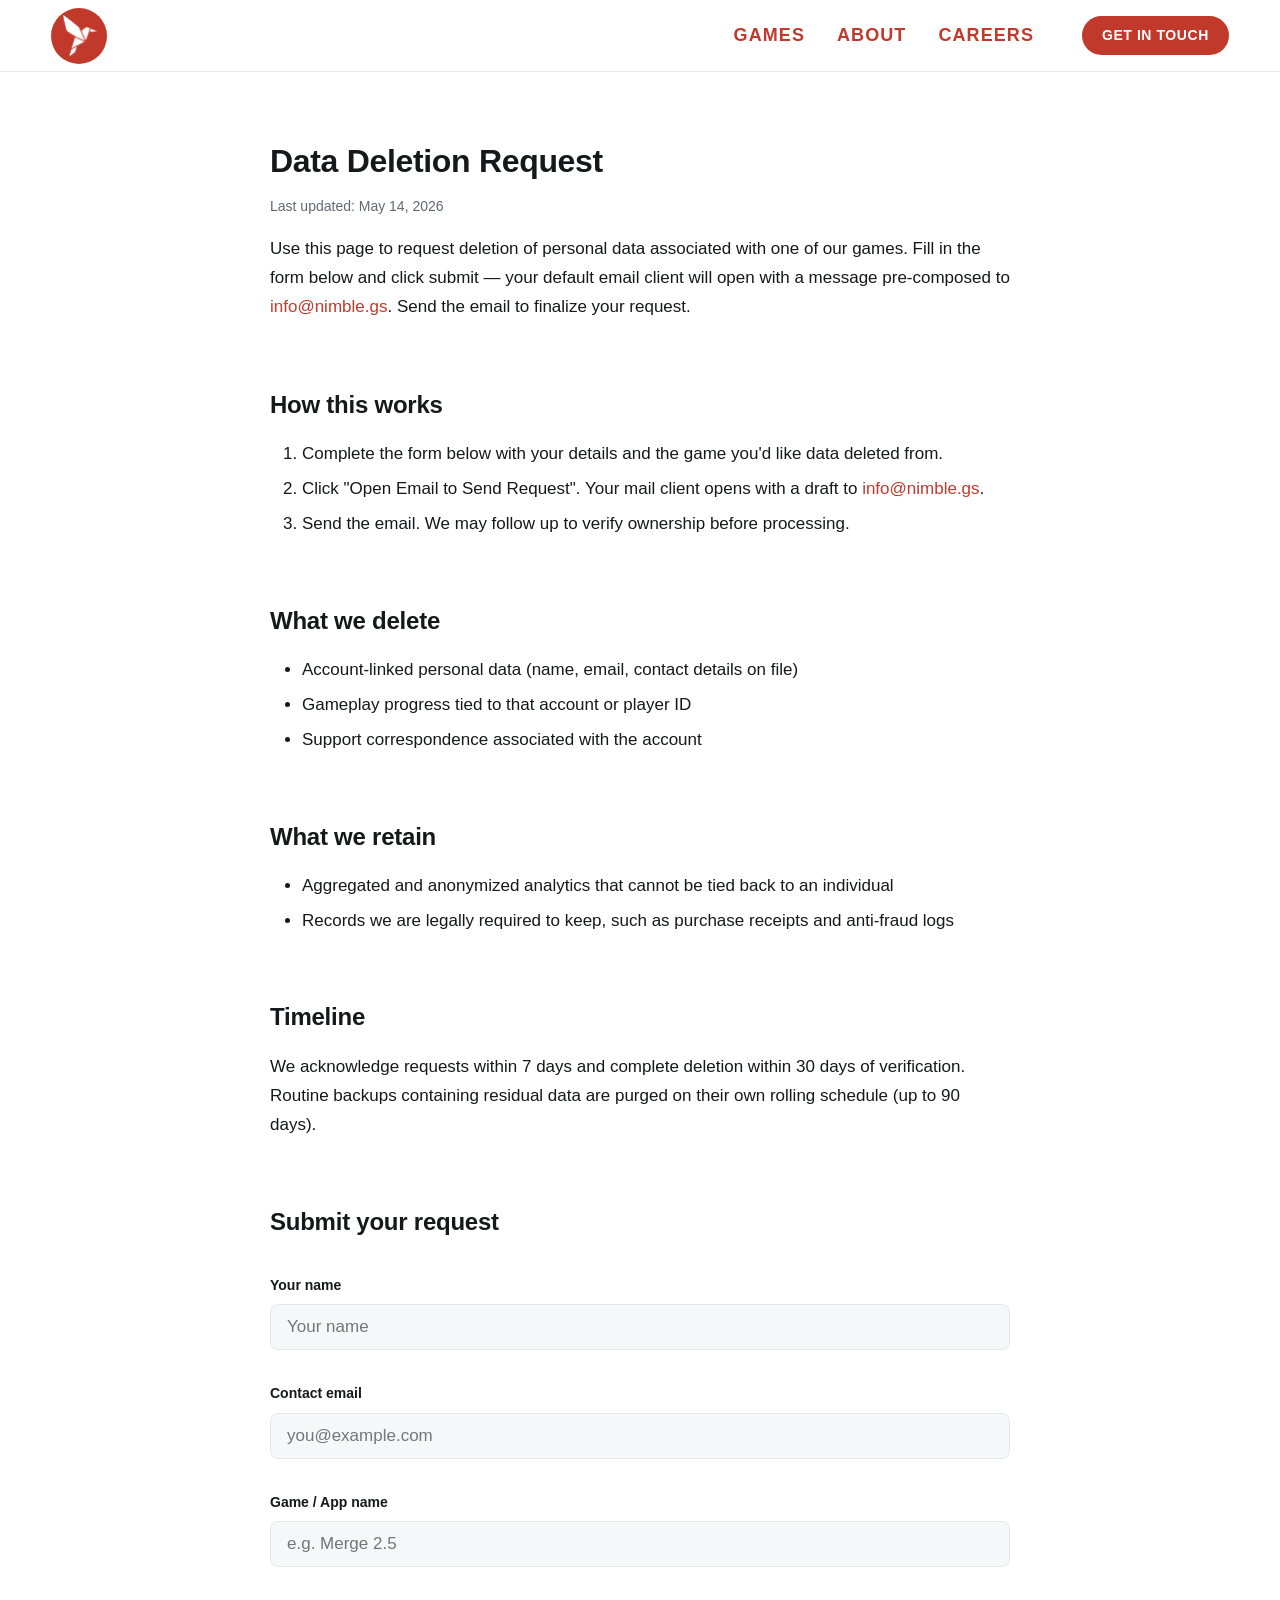
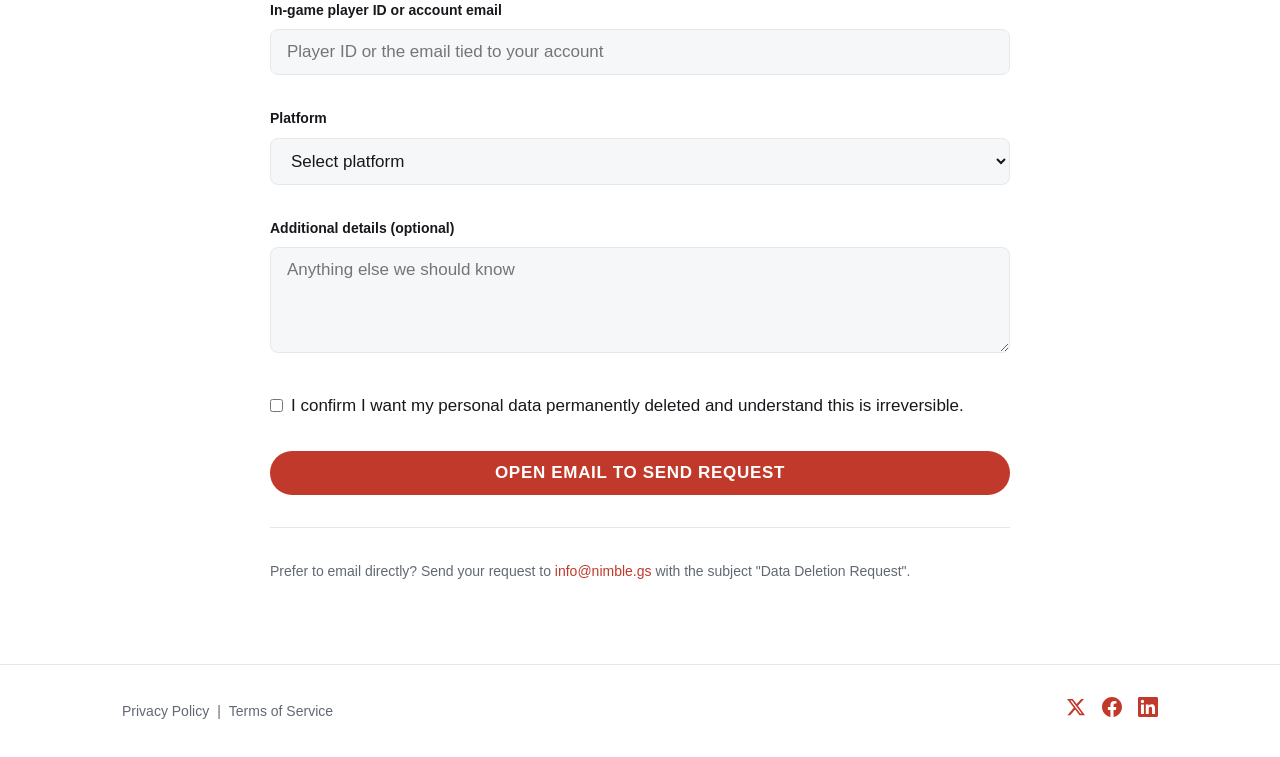
<file: data-deletion/index.html>
<!DOCTYPE html><html lang="en"> <head><meta charset="UTF-8"><meta name="viewport" content="width=device-width, initial-scale=1.0"><title>Data Deletion | Nimble Games</title><meta name="description" content="Request deletion of personal data associated with a Nimble Games game."><meta name="robots" content="noindex, follow"><link rel="canonical" href="https://nimble.gs/data-deletion"><!-- Favicon --><link rel="icon" type="image/png" href="/logo.png"><link rel="apple-touch-icon" href="/logo.png"><!-- Open Graph --><meta property="og:type" content="website"><meta property="og:title" content="Data Deletion | Nimble Games"><meta property="og:description" content="Request deletion of personal data associated with a Nimble Games game."><meta property="og:url" content="https://nimble.gs/data-deletion"><meta property="og:image" content="https://nimble.gs/logo-text.png"><meta property="og:site_name" content="Nimble Games"><!-- Twitter Card --><meta name="twitter:card" content="summary"><meta name="twitter:title" content="Data Deletion | Nimble Games"><meta name="twitter:description" content="Request deletion of personal data associated with a Nimble Games game."><meta name="twitter:image" content="https://nimble.gs/logo-text.png"><!-- Fonts: Satoshi (Fontshare) --><link rel="preconnect" href="https://api.fontshare.com" crossorigin><link href="https://api.fontshare.com/v2/css?f[]=satoshi@300,400,500,700,900&display=swap" rel="stylesheet"><style>.legal-content[data-astro-cid-bn545qrf]{max-width:740px;margin-inline:auto}.legal-content[data-astro-cid-bn545qrf] h1[data-astro-cid-bn545qrf]{font-size:var(--font-size-2xl);margin-bottom:var(--space-sm)}.last-updated[data-astro-cid-bn545qrf]{font-size:var(--font-size-sm);color:var(--color-text-muted);margin-bottom:var(--space-xl)}.legal-content[data-astro-cid-bn545qrf] h2[data-astro-cid-bn545qrf]{font-size:var(--font-size-xl);color:var(--color-text);margin-top:var(--space-xl);margin-bottom:var(--space-md)}.legal-content[data-astro-cid-bn545qrf] p[data-astro-cid-bn545qrf]{margin-bottom:var(--space-md);line-height:1.7}.legal-content[data-astro-cid-bn545qrf] ul[data-astro-cid-bn545qrf],.legal-content[data-astro-cid-bn545qrf] ol[data-astro-cid-bn545qrf]{margin-bottom:var(--space-md);padding-left:var(--space-lg);list-style:disc}.legal-content[data-astro-cid-bn545qrf] ol[data-astro-cid-bn545qrf]{list-style:decimal}.legal-content[data-astro-cid-bn545qrf] li[data-astro-cid-bn545qrf]{margin-bottom:var(--space-sm);line-height:1.6}.deletion-form[data-astro-cid-bn545qrf]{margin-top:var(--space-lg)}.form-group[data-astro-cid-bn545qrf]{margin-bottom:var(--space-lg)}.form-group[data-astro-cid-bn545qrf] label[data-astro-cid-bn545qrf]{display:block;font-weight:600;font-size:var(--font-size-sm);margin-bottom:var(--space-sm);color:var(--color-text)}.form-group[data-astro-cid-bn545qrf] input[data-astro-cid-bn545qrf][type=text],.form-group[data-astro-cid-bn545qrf] input[data-astro-cid-bn545qrf][type=email],.form-group[data-astro-cid-bn545qrf] select[data-astro-cid-bn545qrf],.form-group[data-astro-cid-bn545qrf] textarea[data-astro-cid-bn545qrf]{width:100%;padding:.75rem var(--space-md);font-family:var(--font-family);font-size:var(--font-size-base);color:var(--color-text);background-color:var(--color-bg-card);border:1px solid var(--color-border);border-radius:var(--radius-md);transition:border-color .2s ease}.form-group[data-astro-cid-bn545qrf] input[data-astro-cid-bn545qrf]:focus,.form-group[data-astro-cid-bn545qrf] select[data-astro-cid-bn545qrf]:focus,.form-group[data-astro-cid-bn545qrf] textarea[data-astro-cid-bn545qrf]:focus{outline:none;border-color:var(--color-accent);box-shadow:0 0 0 3px #c1392b1a}.form-group[data-astro-cid-bn545qrf] textarea[data-astro-cid-bn545qrf]{resize:vertical;min-height:96px}.checkbox-group[data-astro-cid-bn545qrf]{display:flex;align-items:flex-start;gap:var(--space-sm)}.checkbox-group[data-astro-cid-bn545qrf] input[data-astro-cid-bn545qrf][type=checkbox]{margin-top:.35rem;flex-shrink:0}.checkbox-group[data-astro-cid-bn545qrf] label[data-astro-cid-bn545qrf]{margin-bottom:0;font-weight:400;font-size:var(--font-size-base);line-height:1.5}button[data-astro-cid-bn545qrf][type=submit]{width:100%}.fallback[data-astro-cid-bn545qrf]{margin-top:var(--space-lg);padding-top:var(--space-lg);border-top:1px solid var(--color-border);font-size:var(--font-size-sm);color:var(--color-text-muted)}
</style>
<link rel="stylesheet" href="/_astro/BaseLayout.BR00wllf.css"></head> <body> <a href="#main-content" class="skip-link">Skip to content</a> <header class="site-header" data-astro-cid-3ef6ksr2> <nav class="nav" aria-label="Main navigation" data-astro-cid-3ef6ksr2> <a href="/" class="nav-logo" aria-label="Nimble Games home" data-astro-cid-3ef6ksr2> <img src="/logo-header.png" alt="" width="56" height="56" data-astro-cid-3ef6ksr2> </a> <ul class="nav-links" id="nav-links" data-astro-cid-3ef6ksr2> <li data-astro-cid-3ef6ksr2> <a href="/games" data-astro-cid-3ef6ksr2> Games </a> </li><li data-astro-cid-3ef6ksr2> <a href="/about" data-astro-cid-3ef6ksr2> About </a> </li><li data-astro-cid-3ef6ksr2> <a href="/careers" data-astro-cid-3ef6ksr2> Careers </a> </li> </ul> <a href="/contact" class="cta-button nav-cta" data-astro-cid-3ef6ksr2>Get in Touch</a> <button class="mobile-menu-toggle" aria-label="Toggle menu" aria-expanded="false" aria-controls="nav-links" data-astro-cid-3ef6ksr2> <span data-astro-cid-3ef6ksr2></span> <span data-astro-cid-3ef6ksr2></span> <span data-astro-cid-3ef6ksr2></span> </button> </nav> </header> <script type="module">const e=document.querySelector(".mobile-menu-toggle"),t=document.getElementById("nav-links");e&&t&&e.addEventListener("click",()=>{const n=e.getAttribute("aria-expanded")==="true";e.setAttribute("aria-expanded",String(!n)),t.classList.toggle("is-open")});</script> <main id="main-content">  <section class="page-section" data-astro-cid-bn545qrf> <div class="container" data-astro-cid-bn545qrf> <div class="legal-content" data-astro-cid-bn545qrf> <h1 data-astro-cid-bn545qrf>Data Deletion Request</h1> <p class="last-updated" data-astro-cid-bn545qrf>Last updated: May 14, 2026</p> <p data-astro-cid-bn545qrf>
Use this page to request deletion of personal data associated with one of our games.
          Fill in the form below and click submit — your default email client will open with a
          message pre-composed to <a href="mailto:info@nimble.gs" data-astro-cid-bn545qrf>info@nimble.gs</a>. Send the
          email to finalize your request.
</p> <h2 data-astro-cid-bn545qrf>How this works</h2> <ol data-astro-cid-bn545qrf> <li data-astro-cid-bn545qrf>Complete the form below with your details and the game you'd like data deleted from.</li> <li data-astro-cid-bn545qrf>Click "Open Email to Send Request". Your mail client opens with a draft to <a href="mailto:info@nimble.gs" data-astro-cid-bn545qrf>info@nimble.gs</a>.</li> <li data-astro-cid-bn545qrf>Send the email. We may follow up to verify ownership before processing.</li> </ol> <h2 data-astro-cid-bn545qrf>What we delete</h2> <ul data-astro-cid-bn545qrf> <li data-astro-cid-bn545qrf>Account-linked personal data (name, email, contact details on file)</li> <li data-astro-cid-bn545qrf>Gameplay progress tied to that account or player ID</li> <li data-astro-cid-bn545qrf>Support correspondence associated with the account</li> </ul> <h2 data-astro-cid-bn545qrf>What we retain</h2> <ul data-astro-cid-bn545qrf> <li data-astro-cid-bn545qrf>Aggregated and anonymized analytics that cannot be tied back to an individual</li> <li data-astro-cid-bn545qrf>Records we are legally required to keep, such as purchase receipts and anti-fraud logs</li> </ul> <h2 data-astro-cid-bn545qrf>Timeline</h2> <p data-astro-cid-bn545qrf>
We acknowledge requests within 7 days and complete deletion within 30 days of verification.
          Routine backups containing residual data are purged on their own rolling schedule (up to 90 days).
</p> <h2 data-astro-cid-bn545qrf>Submit your request</h2> <form class="deletion-form" data-astro-cid-bn545qrf> <div class="form-group" data-astro-cid-bn545qrf> <label for="name" data-astro-cid-bn545qrf>Your name</label> <input type="text" id="name" name="name" required autocomplete="name" placeholder="Your name" data-astro-cid-bn545qrf> </div> <div class="form-group" data-astro-cid-bn545qrf> <label for="email" data-astro-cid-bn545qrf>Contact email</label> <input type="email" id="email" name="email" required autocomplete="email" placeholder="you@example.com" data-astro-cid-bn545qrf> </div> <div class="form-group" data-astro-cid-bn545qrf> <label for="gameName" data-astro-cid-bn545qrf>Game / App name</label> <input type="text" id="gameName" name="gameName" required placeholder="e.g. Merge 2.5" data-astro-cid-bn545qrf> </div> <div class="form-group" data-astro-cid-bn545qrf> <label for="playerId" data-astro-cid-bn545qrf>In-game player ID or account email</label> <input type="text" id="playerId" name="playerId" required placeholder="Player ID or the email tied to your account" data-astro-cid-bn545qrf> </div> <div class="form-group" data-astro-cid-bn545qrf> <label for="platform" data-astro-cid-bn545qrf>Platform</label> <select id="platform" name="platform" required data-astro-cid-bn545qrf> <option value="" disabled selected data-astro-cid-bn545qrf>Select platform</option> <option value="iOS" data-astro-cid-bn545qrf>iOS</option> <option value="Android" data-astro-cid-bn545qrf>Android</option> <option value="Other" data-astro-cid-bn545qrf>Other</option> </select> </div> <div class="form-group" data-astro-cid-bn545qrf> <label for="details" data-astro-cid-bn545qrf>Additional details (optional)</label> <textarea id="details" name="details" rows="4" placeholder="Anything else we should know" data-astro-cid-bn545qrf></textarea> </div> <div class="form-group checkbox-group" data-astro-cid-bn545qrf> <input type="checkbox" id="confirm" name="confirm" required data-astro-cid-bn545qrf> <label for="confirm" data-astro-cid-bn545qrf>I confirm I want my personal data permanently deleted and understand this is irreversible.</label> </div> <button type="submit" class="cta-button" data-astro-cid-bn545qrf>Open Email to Send Request</button> </form> <p class="fallback" data-astro-cid-bn545qrf>
Prefer to email directly? Send your request to
<a href="mailto:info@nimble.gs?subject=Data%20Deletion%20Request" data-astro-cid-bn545qrf>info@nimble.gs</a>
with the subject "Data Deletion Request".
</p> </div> </div> </section>  </main> <footer class="site-footer" data-astro-cid-sz7xmlte> <div class="footer-inner container" data-astro-cid-sz7xmlte> <div class="footer-legal" data-astro-cid-sz7xmlte> <a href="/privacy-policy" data-astro-cid-sz7xmlte>Privacy Policy</a> <span aria-hidden="true" data-astro-cid-sz7xmlte>|</span> <a href="/terms-of-service" data-astro-cid-sz7xmlte>Terms of Service</a> </div> <div class="social-icons" data-astro-cid-dv46nlzh> <a href="#" target="_blank" rel="noopener noreferrer" aria-label="Twitter" data-astro-cid-dv46nlzh> <svg width="20" height="20" viewBox="0 0 24 24" fill="currentColor" xmlns="http://www.w3.org/2000/svg" data-astro-cid-dv46nlzh> <path d="M18.244 2.25h3.308l-7.227 8.26 8.502 11.24H16.17l-5.214-6.817L4.99 21.75H1.68l7.73-8.835L1.254 2.25H8.08l4.713 6.231zm-1.161 17.52h1.833L7.084 4.126H5.117z" data-astro-cid-dv46nlzh></path> </svg> </a> <a href="#" target="_blank" rel="noopener noreferrer" aria-label="Facebook" data-astro-cid-dv46nlzh> <svg width="20" height="20" viewBox="0 0 24 24" fill="currentColor" xmlns="http://www.w3.org/2000/svg" data-astro-cid-dv46nlzh> <path d="M24 12.073c0-6.627-5.373-12-12-12s-12 5.373-12 12c0 5.99 4.388 10.954 10.125 11.854v-8.385H7.078v-3.47h3.047V9.43c0-3.007 1.792-4.669 4.533-4.669 1.312 0 2.686.235 2.686.235v2.953H15.83c-1.491 0-1.956.925-1.956 1.874v2.25h3.328l-.532 3.47h-2.796v8.385C19.612 23.027 24 18.062 24 12.073z" data-astro-cid-dv46nlzh></path> </svg> </a> <a href="#" target="_blank" rel="noopener noreferrer" aria-label="LinkedIn" data-astro-cid-dv46nlzh> <svg width="20" height="20" viewBox="0 0 24 24" fill="currentColor" xmlns="http://www.w3.org/2000/svg" data-astro-cid-dv46nlzh> <path d="M20.447 20.452h-3.554v-5.569c0-1.328-.027-3.037-1.852-3.037-1.853 0-2.136 1.445-2.136 2.939v5.667H9.351V9h3.414v1.561h.046c.477-.9 1.637-1.85 3.37-1.85 3.601 0 4.267 2.37 4.267 5.455v6.286zM5.337 7.433a2.062 2.062 0 01-2.063-2.065 2.064 2.064 0 112.063 2.065zm1.782 13.019H3.555V9h3.564v11.452zM22.225 0H1.771C.792 0 0 .774 0 1.729v20.542C0 23.227.792 24 1.771 24h20.451C23.2 24 24 23.227 24 22.271V1.729C24 .774 23.2 0 22.222 0h.003z" data-astro-cid-dv46nlzh></path> </svg> </a> </div> </div> </footer> </body></html> <script type="module">const t=document.querySelector(".deletion-form");t&&t.addEventListener("submit",o=>{o.preventDefault();const e=new FormData(t),n=String(e.get("gameName")??"").trim(),a=String(e.get("details")??"").trim(),i=`Data Deletion Request — ${n}`,m=[`Name: ${e.get("name")??""}`,`Contact email: ${e.get("email")??""}`,`Game / App: ${n}`,`Player ID / account email: ${e.get("playerId")??""}`,`Platform: ${e.get("platform")??""}`,"","Additional details:",a||"(none)","","I confirm I want my personal data permanently deleted and understand this is irreversible."].join(`
`);window.location.href=`mailto:info@nimble.gs?subject=${encodeURIComponent(i)}&body=${encodeURIComponent(m)}`});</script>
</file>
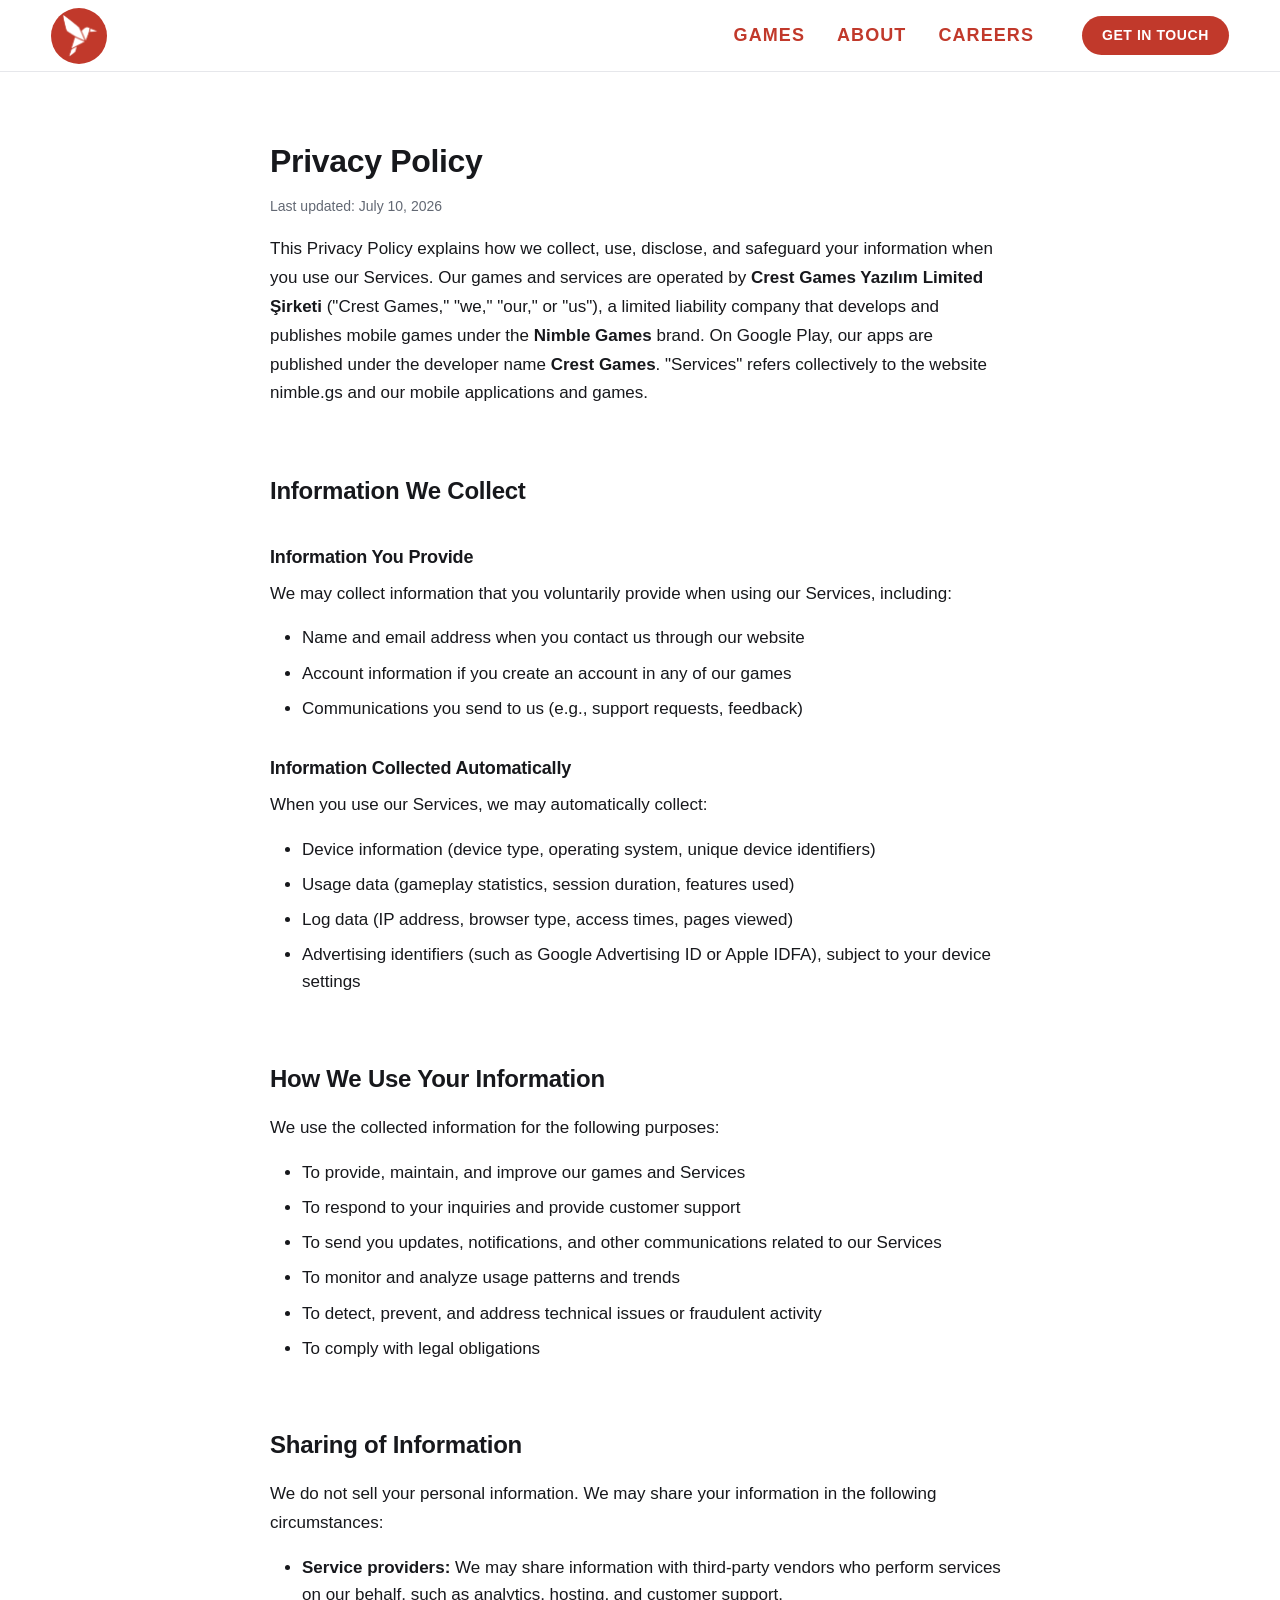
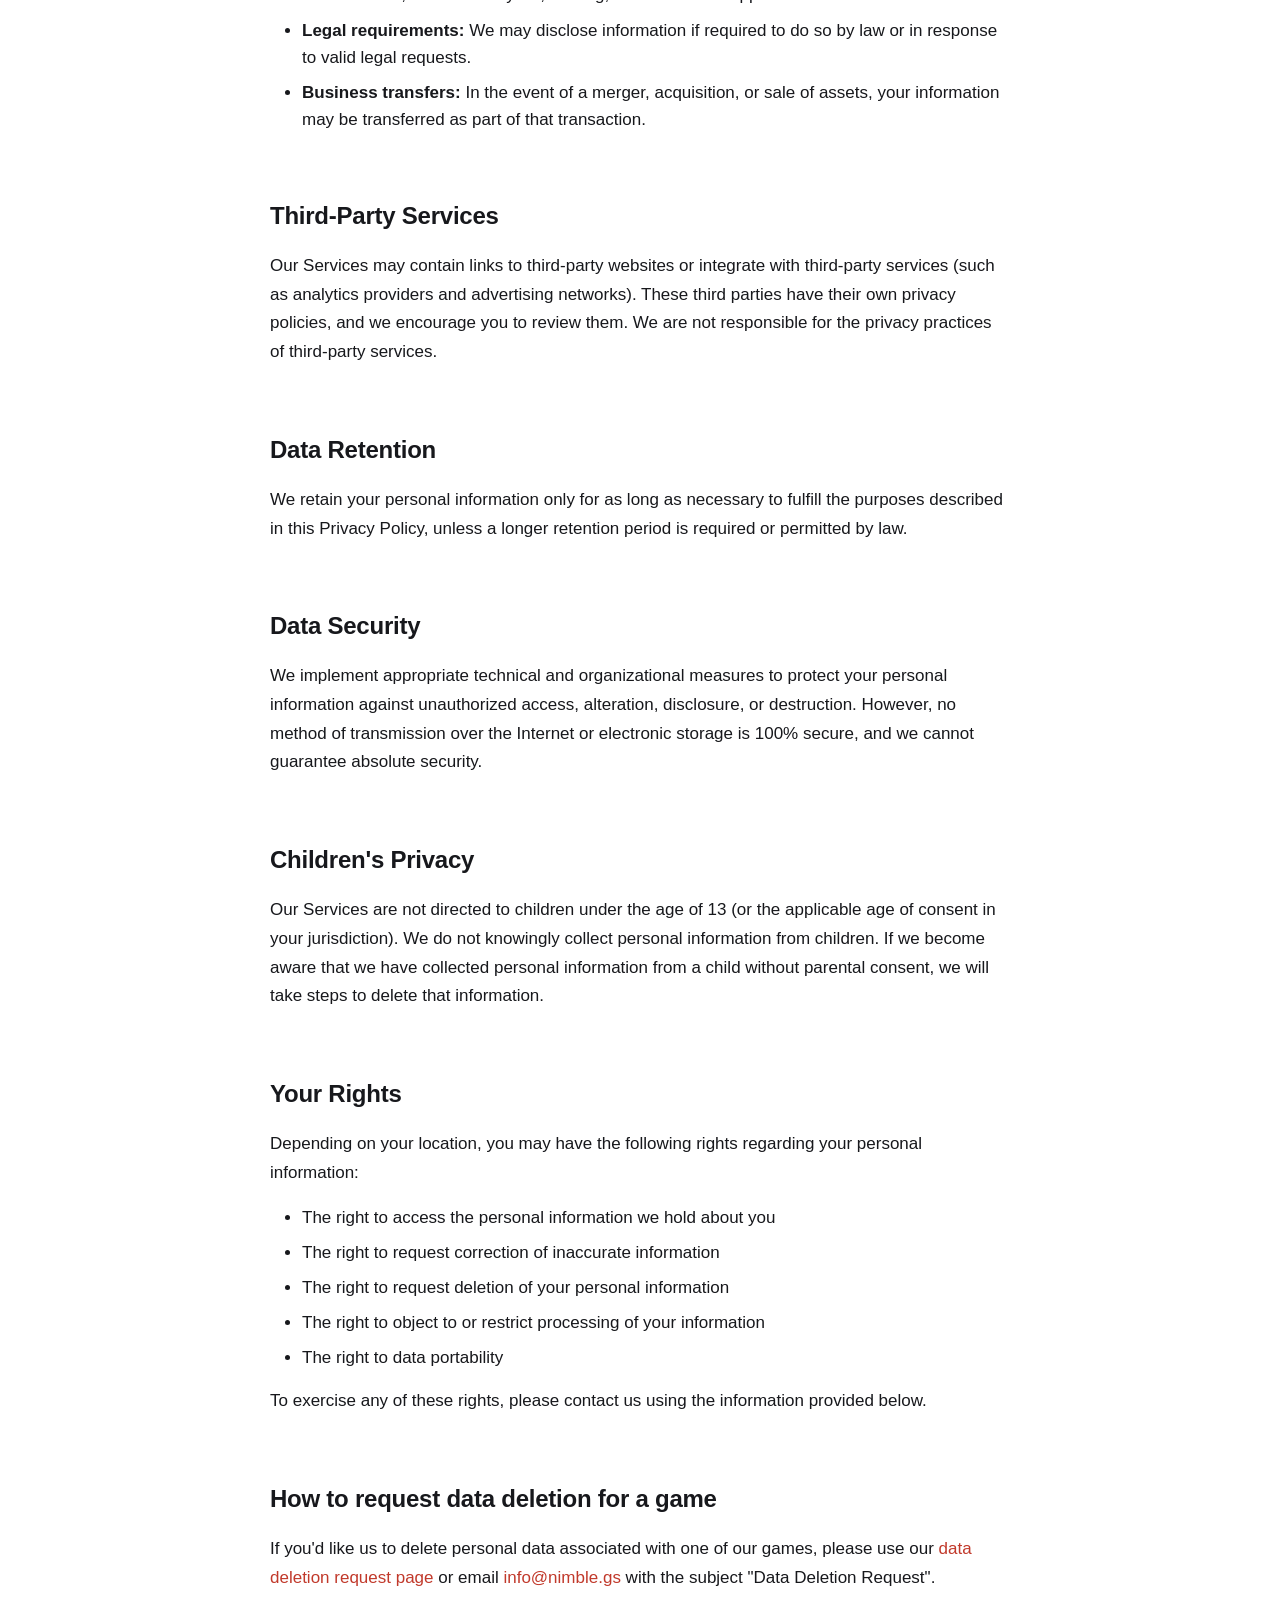
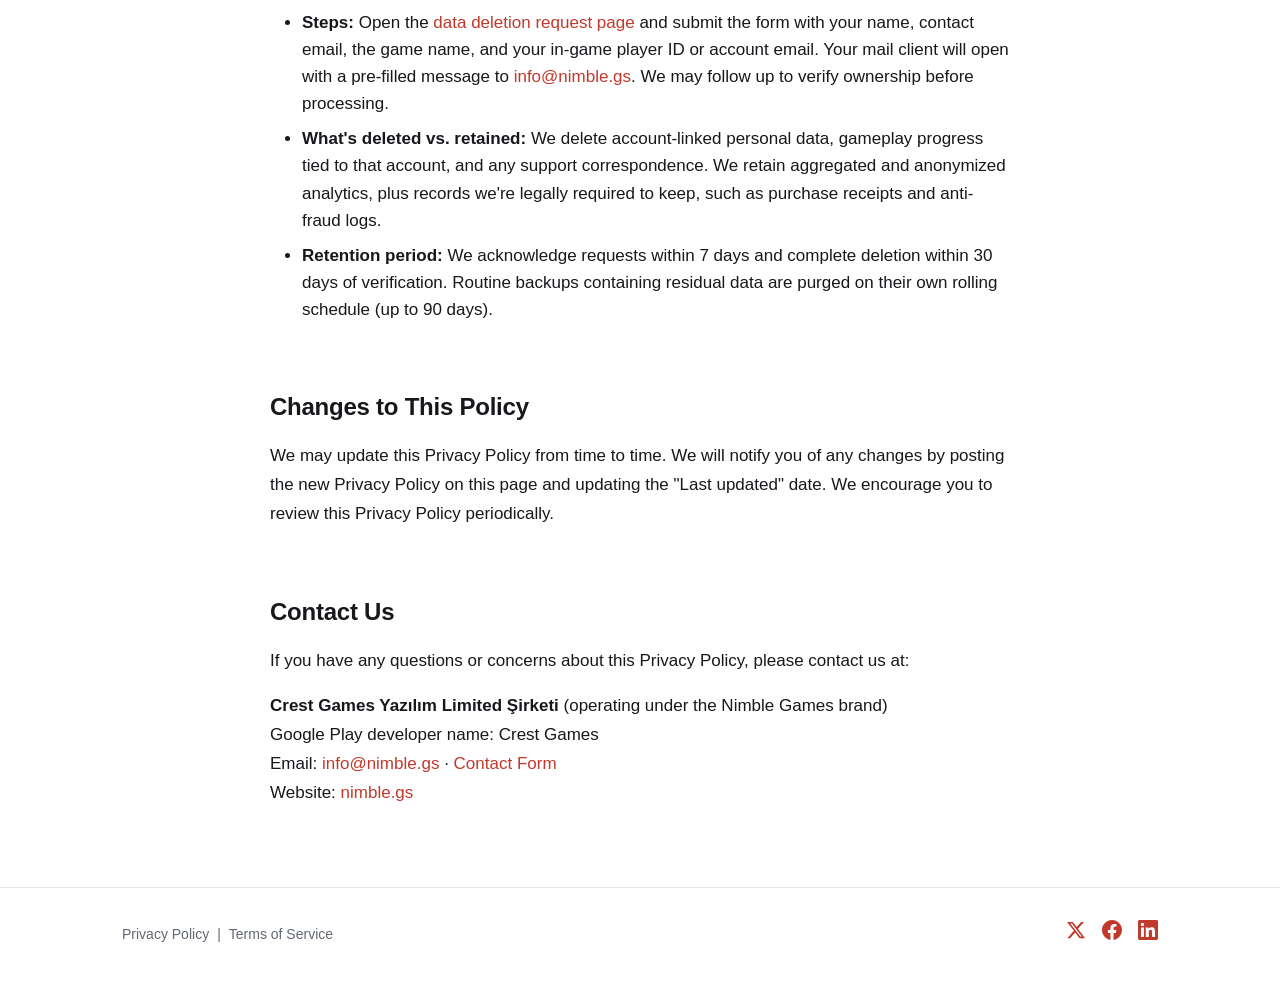
<file: privacy-policy/index.html>
<!DOCTYPE html><html lang="en"> <head><meta charset="UTF-8"><meta name="viewport" content="width=device-width, initial-scale=1.0"><title>Privacy Policy | Nimble Games</title><meta name="description" content="Privacy Policy for Nimble Games. Learn how we collect, use, and protect your personal information."><link rel="canonical" href="https://nimble.gs/privacy-policy"><!-- Favicon --><link rel="icon" type="image/png" href="/logo.png"><link rel="apple-touch-icon" href="/logo.png"><!-- Open Graph --><meta property="og:type" content="website"><meta property="og:title" content="Privacy Policy | Nimble Games"><meta property="og:description" content="Privacy Policy for Nimble Games. Learn how we collect, use, and protect your personal information."><meta property="og:url" content="https://nimble.gs/privacy-policy"><meta property="og:image" content="https://nimble.gs/logo-text.png"><meta property="og:site_name" content="Nimble Games"><!-- Twitter Card --><meta name="twitter:card" content="summary"><meta name="twitter:title" content="Privacy Policy | Nimble Games"><meta name="twitter:description" content="Privacy Policy for Nimble Games. Learn how we collect, use, and protect your personal information."><meta name="twitter:image" content="https://nimble.gs/logo-text.png"><!-- Fonts: Satoshi (Fontshare) --><link rel="preconnect" href="https://api.fontshare.com" crossorigin><link href="https://api.fontshare.com/v2/css?f[]=satoshi@300,400,500,700,900&display=swap" rel="stylesheet"><style>.legal-content[data-astro-cid-3llnt6j6]{max-width:740px;margin-inline:auto}.legal-content[data-astro-cid-3llnt6j6] h1[data-astro-cid-3llnt6j6]{font-size:var(--font-size-2xl);margin-bottom:var(--space-sm)}.last-updated[data-astro-cid-3llnt6j6]{font-size:var(--font-size-sm);color:var(--color-text-muted);margin-bottom:var(--space-xl)}.legal-content[data-astro-cid-3llnt6j6] h2[data-astro-cid-3llnt6j6]{font-size:var(--font-size-xl);color:var(--color-text);margin-top:var(--space-xl);margin-bottom:var(--space-md)}.legal-content[data-astro-cid-3llnt6j6] h3[data-astro-cid-3llnt6j6]{font-size:var(--font-size-lg);color:var(--color-text);margin-top:var(--space-lg);margin-bottom:var(--space-sm)}.legal-content[data-astro-cid-3llnt6j6] p[data-astro-cid-3llnt6j6]{margin-bottom:var(--space-md);line-height:1.7}.legal-content[data-astro-cid-3llnt6j6] ul[data-astro-cid-3llnt6j6]{margin-bottom:var(--space-md);padding-left:var(--space-lg);list-style:disc}.legal-content[data-astro-cid-3llnt6j6] li[data-astro-cid-3llnt6j6]{margin-bottom:var(--space-sm);line-height:1.6}
</style>
<link rel="stylesheet" href="/_astro/BaseLayout.BR00wllf.css"></head> <body> <a href="#main-content" class="skip-link">Skip to content</a> <header class="site-header" data-astro-cid-3ef6ksr2> <nav class="nav" aria-label="Main navigation" data-astro-cid-3ef6ksr2> <a href="/" class="nav-logo" aria-label="Nimble Games home" data-astro-cid-3ef6ksr2> <img src="/logo-header.png" alt="" width="56" height="56" data-astro-cid-3ef6ksr2> </a> <ul class="nav-links" id="nav-links" data-astro-cid-3ef6ksr2> <li data-astro-cid-3ef6ksr2> <a href="/games" data-astro-cid-3ef6ksr2> Games </a> </li><li data-astro-cid-3ef6ksr2> <a href="/about" data-astro-cid-3ef6ksr2> About </a> </li><li data-astro-cid-3ef6ksr2> <a href="/careers" data-astro-cid-3ef6ksr2> Careers </a> </li> </ul> <a href="/contact" class="cta-button nav-cta" data-astro-cid-3ef6ksr2>Get in Touch</a> <button class="mobile-menu-toggle" aria-label="Toggle menu" aria-expanded="false" aria-controls="nav-links" data-astro-cid-3ef6ksr2> <span data-astro-cid-3ef6ksr2></span> <span data-astro-cid-3ef6ksr2></span> <span data-astro-cid-3ef6ksr2></span> </button> </nav> </header> <script type="module">const e=document.querySelector(".mobile-menu-toggle"),t=document.getElementById("nav-links");e&&t&&e.addEventListener("click",()=>{const n=e.getAttribute("aria-expanded")==="true";e.setAttribute("aria-expanded",String(!n)),t.classList.toggle("is-open")});</script> <main id="main-content">  <section class="page-section" data-astro-cid-3llnt6j6> <div class="container" data-astro-cid-3llnt6j6> <div class="legal-content" data-astro-cid-3llnt6j6> <h1 data-astro-cid-3llnt6j6>Privacy Policy</h1> <p class="last-updated" data-astro-cid-3llnt6j6>Last updated: July 10, 2026</p> <p data-astro-cid-3llnt6j6>
This Privacy Policy explains how we collect, use, disclose, and safeguard your information
          when you use our Services. Our games and services are operated by
<strong data-astro-cid-3llnt6j6>Crest Games Yazılım Limited Şirketi</strong> ("Crest Games," "we," "our," or "us"),
          a limited liability company that develops and publishes mobile games
          under the <strong data-astro-cid-3llnt6j6>Nimble Games</strong> brand. On Google Play, our apps are published under
          the developer name <strong data-astro-cid-3llnt6j6>Crest Games</strong>. "Services" refers collectively to the
          website nimble.gs and our mobile applications and games.
</p> <h2 data-astro-cid-3llnt6j6>Information We Collect</h2> <h3 data-astro-cid-3llnt6j6>Information You Provide</h3> <p data-astro-cid-3llnt6j6>We may collect information that you voluntarily provide when using our Services, including:</p> <ul data-astro-cid-3llnt6j6> <li data-astro-cid-3llnt6j6>Name and email address when you contact us through our website</li> <li data-astro-cid-3llnt6j6>Account information if you create an account in any of our games</li> <li data-astro-cid-3llnt6j6>Communications you send to us (e.g., support requests, feedback)</li> </ul> <h3 data-astro-cid-3llnt6j6>Information Collected Automatically</h3> <p data-astro-cid-3llnt6j6>When you use our Services, we may automatically collect:</p> <ul data-astro-cid-3llnt6j6> <li data-astro-cid-3llnt6j6>Device information (device type, operating system, unique device identifiers)</li> <li data-astro-cid-3llnt6j6>Usage data (gameplay statistics, session duration, features used)</li> <li data-astro-cid-3llnt6j6>Log data (IP address, browser type, access times, pages viewed)</li> <li data-astro-cid-3llnt6j6>Advertising identifiers (such as Google Advertising ID or Apple IDFA), subject to your device settings</li> </ul> <h2 data-astro-cid-3llnt6j6>How We Use Your Information</h2> <p data-astro-cid-3llnt6j6>We use the collected information for the following purposes:</p> <ul data-astro-cid-3llnt6j6> <li data-astro-cid-3llnt6j6>To provide, maintain, and improve our games and Services</li> <li data-astro-cid-3llnt6j6>To respond to your inquiries and provide customer support</li> <li data-astro-cid-3llnt6j6>To send you updates, notifications, and other communications related to our Services</li> <li data-astro-cid-3llnt6j6>To monitor and analyze usage patterns and trends</li> <li data-astro-cid-3llnt6j6>To detect, prevent, and address technical issues or fraudulent activity</li> <li data-astro-cid-3llnt6j6>To comply with legal obligations</li> </ul> <h2 data-astro-cid-3llnt6j6>Sharing of Information</h2> <p data-astro-cid-3llnt6j6>We do not sell your personal information. We may share your information in the following circumstances:</p> <ul data-astro-cid-3llnt6j6> <li data-astro-cid-3llnt6j6><strong data-astro-cid-3llnt6j6>Service providers:</strong> We may share information with third-party vendors who perform services on our behalf, such as analytics, hosting, and customer support.</li> <li data-astro-cid-3llnt6j6><strong data-astro-cid-3llnt6j6>Legal requirements:</strong> We may disclose information if required to do so by law or in response to valid legal requests.</li> <li data-astro-cid-3llnt6j6><strong data-astro-cid-3llnt6j6>Business transfers:</strong> In the event of a merger, acquisition, or sale of assets, your information may be transferred as part of that transaction.</li> </ul> <h2 data-astro-cid-3llnt6j6>Third-Party Services</h2> <p data-astro-cid-3llnt6j6>
Our Services may contain links to third-party websites or integrate with third-party services
          (such as analytics providers and advertising networks). These third parties have their own privacy
          policies, and we encourage you to review them. We are not responsible for the privacy
          practices of third-party services.
</p> <h2 data-astro-cid-3llnt6j6>Data Retention</h2> <p data-astro-cid-3llnt6j6>
We retain your personal information only for as long as necessary to fulfill the purposes described
          in this Privacy Policy, unless a longer retention period is required or permitted by law.
</p> <h2 data-astro-cid-3llnt6j6>Data Security</h2> <p data-astro-cid-3llnt6j6>
We implement appropriate technical and organizational measures to protect your personal information
          against unauthorized access, alteration, disclosure, or destruction. However, no method of transmission
          over the Internet or electronic storage is 100% secure, and we cannot guarantee absolute security.
</p> <h2 data-astro-cid-3llnt6j6>Children's Privacy</h2> <p data-astro-cid-3llnt6j6>
Our Services are not directed to children under the age of 13 (or the applicable age of consent in
          your jurisdiction). We do not knowingly collect personal information from children. If we become aware
          that we have collected personal information from a child without parental consent, we will take steps
          to delete that information.
</p> <h2 data-astro-cid-3llnt6j6>Your Rights</h2> <p data-astro-cid-3llnt6j6>Depending on your location, you may have the following rights regarding your personal information:</p> <ul data-astro-cid-3llnt6j6> <li data-astro-cid-3llnt6j6>The right to access the personal information we hold about you</li> <li data-astro-cid-3llnt6j6>The right to request correction of inaccurate information</li> <li data-astro-cid-3llnt6j6>The right to request deletion of your personal information</li> <li data-astro-cid-3llnt6j6>The right to object to or restrict processing of your information</li> <li data-astro-cid-3llnt6j6>The right to data portability</li> </ul> <p data-astro-cid-3llnt6j6>To exercise any of these rights, please contact us using the information provided below.</p> <h2 id="data-deletion" data-astro-cid-3llnt6j6>How to request data deletion for a game</h2> <p data-astro-cid-3llnt6j6>
If you'd like us to delete personal data associated with one of our games, please use our
<a href="/data-deletion" data-astro-cid-3llnt6j6>data deletion request page</a> or email
<a href="mailto:info@nimble.gs" data-astro-cid-3llnt6j6>info@nimble.gs</a> with the subject "Data Deletion Request".
</p> <ul data-astro-cid-3llnt6j6> <li data-astro-cid-3llnt6j6><strong data-astro-cid-3llnt6j6>Steps:</strong> Open the <a href="/data-deletion" data-astro-cid-3llnt6j6>data deletion request page</a> and submit the form with your name, contact email, the game name, and your in-game player ID or account email. Your mail client will open with a pre-filled message to <a href="mailto:info@nimble.gs" data-astro-cid-3llnt6j6>info@nimble.gs</a>. We may follow up to verify ownership before processing.</li> <li data-astro-cid-3llnt6j6><strong data-astro-cid-3llnt6j6>What's deleted vs. retained:</strong> We delete account-linked personal data, gameplay progress tied to that account, and any support correspondence. We retain aggregated and anonymized analytics, plus records we're legally required to keep, such as purchase receipts and anti-fraud logs.</li> <li data-astro-cid-3llnt6j6><strong data-astro-cid-3llnt6j6>Retention period:</strong> We acknowledge requests within 7 days and complete deletion within 30 days of verification. Routine backups containing residual data are purged on their own rolling schedule (up to 90 days).</li> </ul> <h2 data-astro-cid-3llnt6j6>Changes to This Policy</h2> <p data-astro-cid-3llnt6j6>
We may update this Privacy Policy from time to time. We will notify you of any changes
          by posting the new Privacy Policy on this page and updating the "Last updated" date. We encourage
          you to review this Privacy Policy periodically.
</p> <h2 data-astro-cid-3llnt6j6>Contact Us</h2> <p data-astro-cid-3llnt6j6>
If you have any questions or concerns about this Privacy Policy, please contact us at:
</p> <p data-astro-cid-3llnt6j6> <strong data-astro-cid-3llnt6j6>Crest Games Yazılım Limited Şirketi</strong> (operating under the Nimble Games brand)<br data-astro-cid-3llnt6j6>
Google Play developer name: Crest Games<br data-astro-cid-3llnt6j6>
Email: <a href="mailto:info@nimble.gs" data-astro-cid-3llnt6j6>info@nimble.gs</a> · <a href="/contact" data-astro-cid-3llnt6j6>Contact Form</a><br data-astro-cid-3llnt6j6>
Website: <a href="https://nimble.gs" data-astro-cid-3llnt6j6>nimble.gs</a> </p> </div> </div> </section>  </main> <footer class="site-footer" data-astro-cid-sz7xmlte> <div class="footer-inner container" data-astro-cid-sz7xmlte> <div class="footer-legal" data-astro-cid-sz7xmlte> <a href="/privacy-policy" data-astro-cid-sz7xmlte>Privacy Policy</a> <span aria-hidden="true" data-astro-cid-sz7xmlte>|</span> <a href="/terms-of-service" data-astro-cid-sz7xmlte>Terms of Service</a> </div> <div class="social-icons" data-astro-cid-dv46nlzh> <a href="#" target="_blank" rel="noopener noreferrer" aria-label="Twitter" data-astro-cid-dv46nlzh> <svg width="20" height="20" viewBox="0 0 24 24" fill="currentColor" xmlns="http://www.w3.org/2000/svg" data-astro-cid-dv46nlzh> <path d="M18.244 2.25h3.308l-7.227 8.26 8.502 11.24H16.17l-5.214-6.817L4.99 21.75H1.68l7.73-8.835L1.254 2.25H8.08l4.713 6.231zm-1.161 17.52h1.833L7.084 4.126H5.117z" data-astro-cid-dv46nlzh></path> </svg> </a> <a href="#" target="_blank" rel="noopener noreferrer" aria-label="Facebook" data-astro-cid-dv46nlzh> <svg width="20" height="20" viewBox="0 0 24 24" fill="currentColor" xmlns="http://www.w3.org/2000/svg" data-astro-cid-dv46nlzh> <path d="M24 12.073c0-6.627-5.373-12-12-12s-12 5.373-12 12c0 5.99 4.388 10.954 10.125 11.854v-8.385H7.078v-3.47h3.047V9.43c0-3.007 1.792-4.669 4.533-4.669 1.312 0 2.686.235 2.686.235v2.953H15.83c-1.491 0-1.956.925-1.956 1.874v2.25h3.328l-.532 3.47h-2.796v8.385C19.612 23.027 24 18.062 24 12.073z" data-astro-cid-dv46nlzh></path> </svg> </a> <a href="#" target="_blank" rel="noopener noreferrer" aria-label="LinkedIn" data-astro-cid-dv46nlzh> <svg width="20" height="20" viewBox="0 0 24 24" fill="currentColor" xmlns="http://www.w3.org/2000/svg" data-astro-cid-dv46nlzh> <path d="M20.447 20.452h-3.554v-5.569c0-1.328-.027-3.037-1.852-3.037-1.853 0-2.136 1.445-2.136 2.939v5.667H9.351V9h3.414v1.561h.046c.477-.9 1.637-1.85 3.37-1.85 3.601 0 4.267 2.37 4.267 5.455v6.286zM5.337 7.433a2.062 2.062 0 01-2.063-2.065 2.064 2.064 0 112.063 2.065zm1.782 13.019H3.555V9h3.564v11.452zM22.225 0H1.771C.792 0 0 .774 0 1.729v20.542C0 23.227.792 24 1.771 24h20.451C23.2 24 24 23.227 24 22.271V1.729C24 .774 23.2 0 22.222 0h.003z" data-astro-cid-dv46nlzh></path> </svg> </a> </div> </div> </footer> </body></html>
</file>
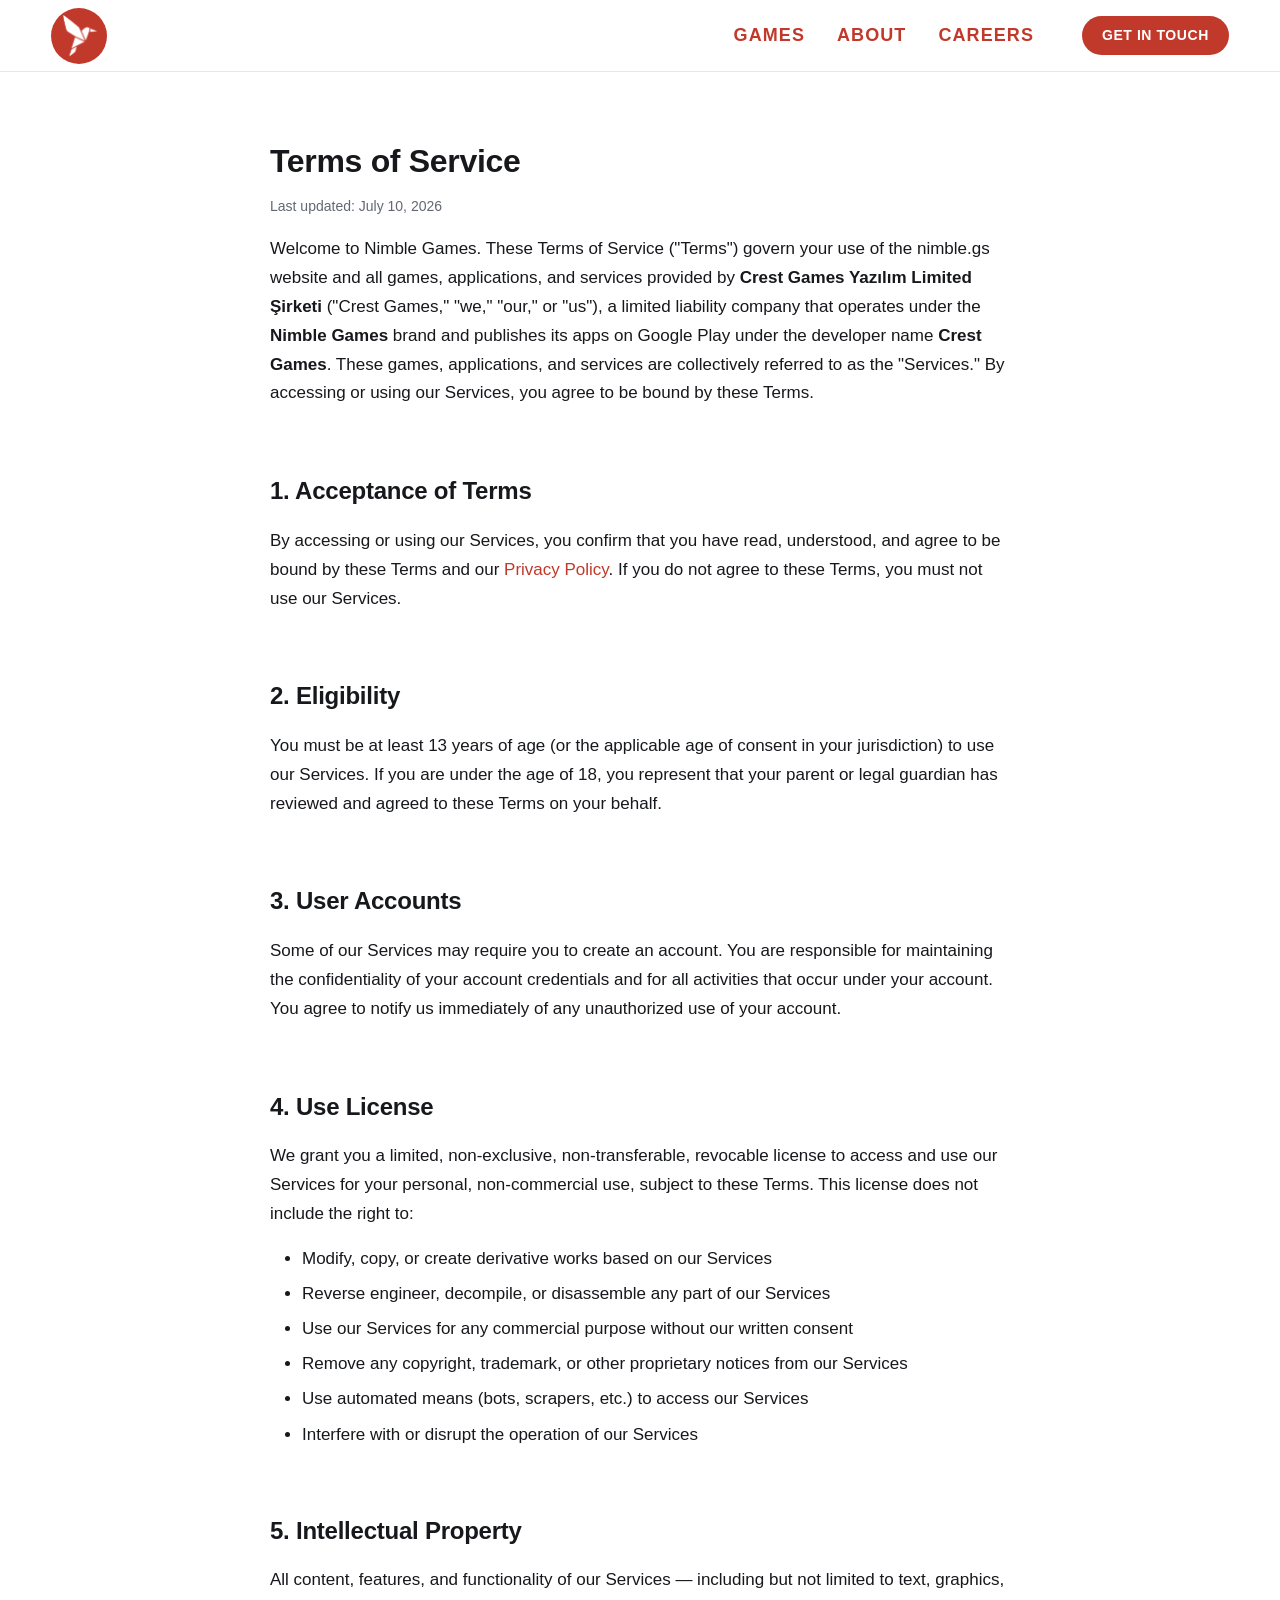
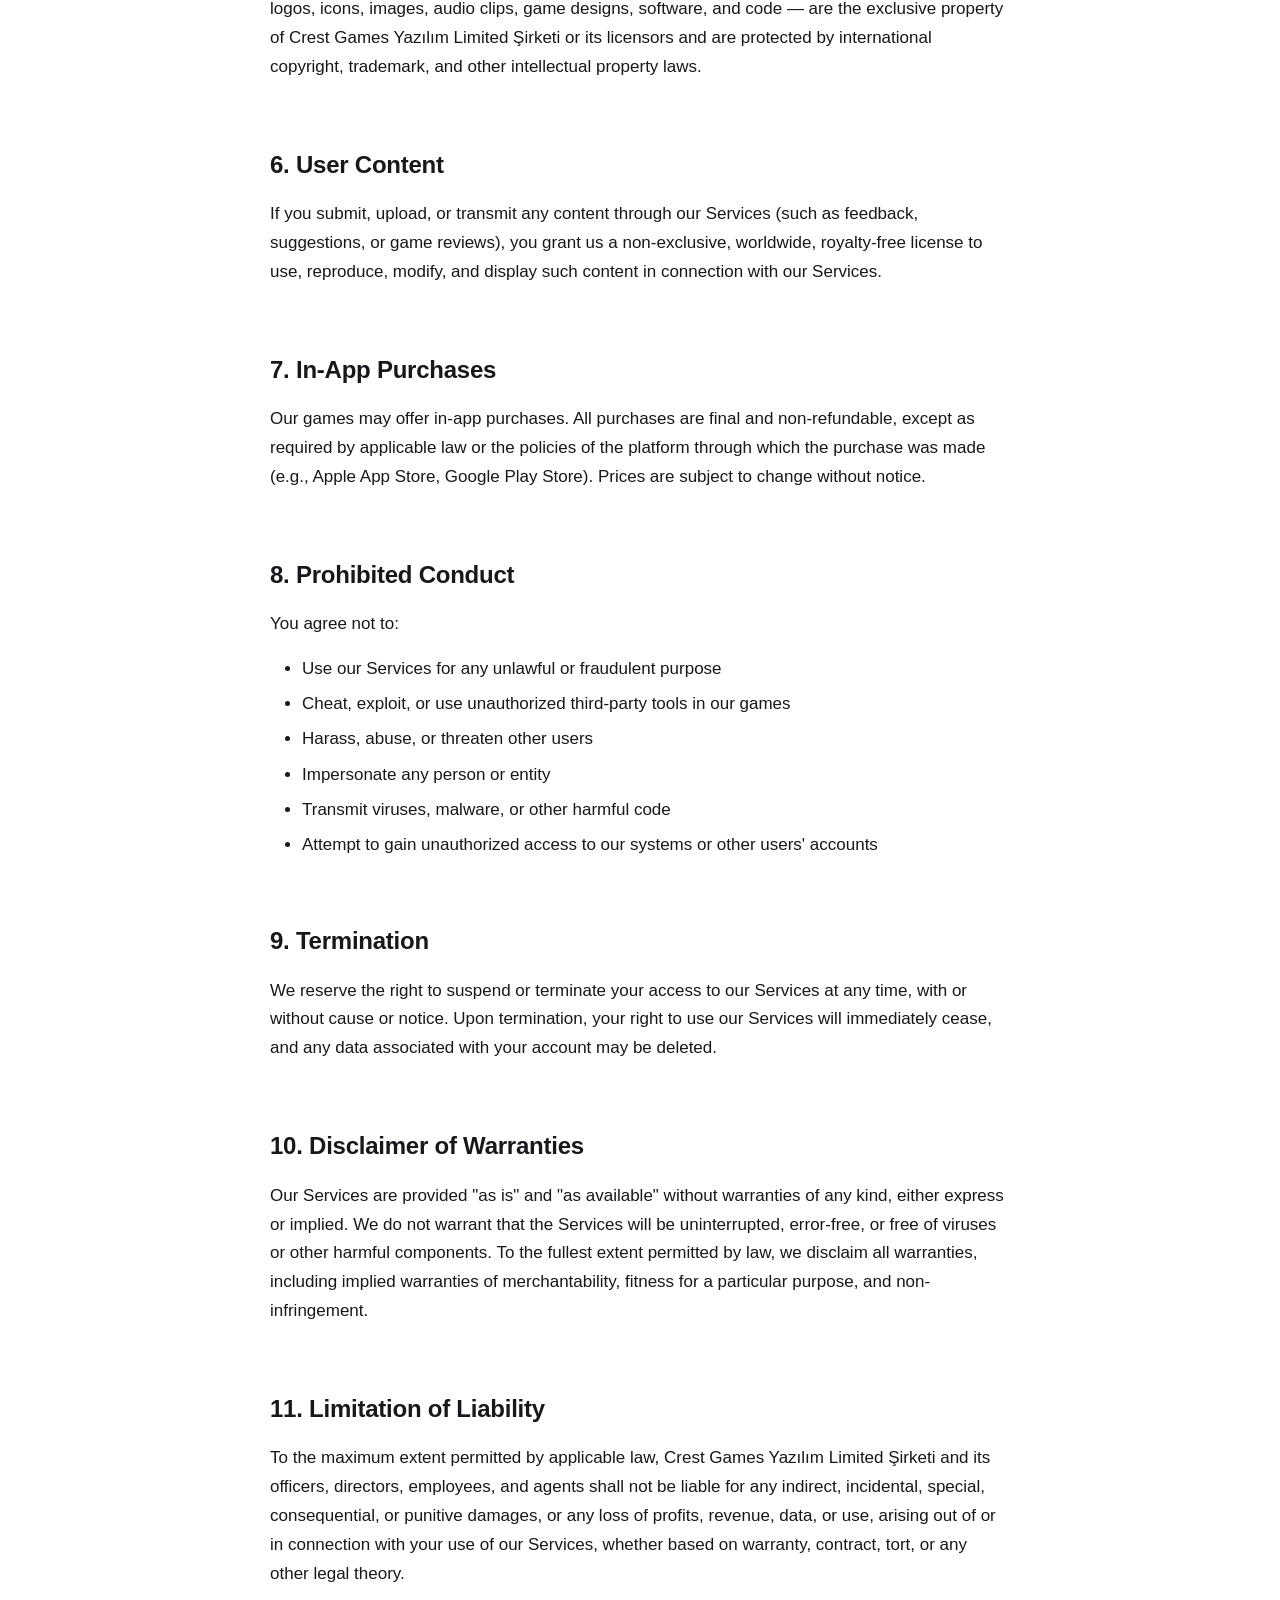
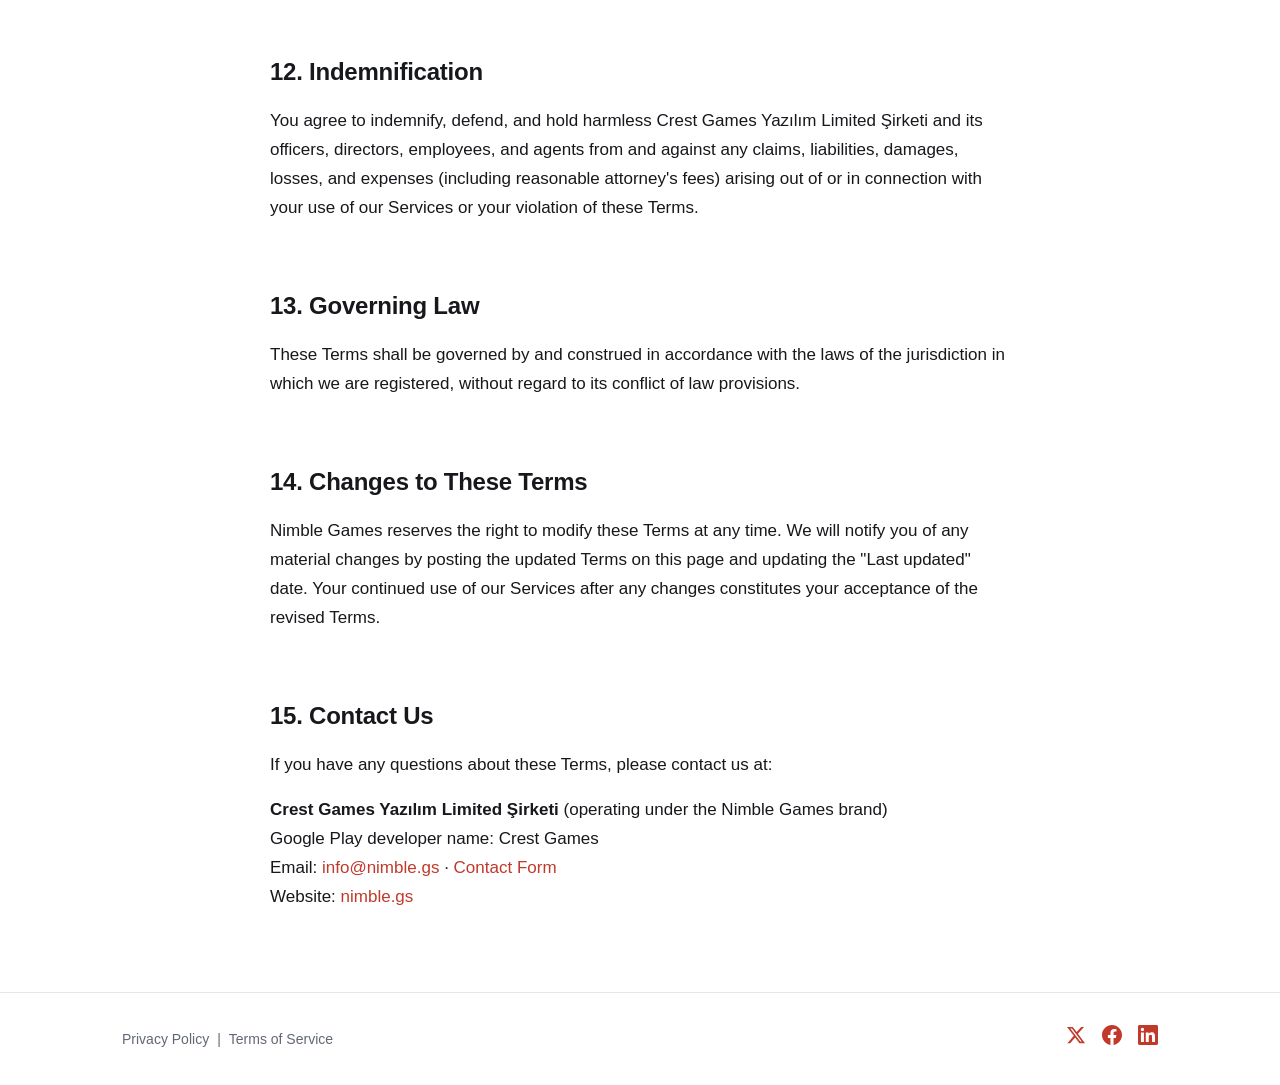
<file: terms-of-service/index.html>
<!DOCTYPE html><html lang="en"> <head><meta charset="UTF-8"><meta name="viewport" content="width=device-width, initial-scale=1.0"><title>Terms of Service | Nimble Games</title><meta name="description" content="Terms of Service for Nimble Games. Read our terms and conditions for using our website and games."><link rel="canonical" href="https://nimble.gs/terms-of-service"><!-- Favicon --><link rel="icon" type="image/png" href="/logo.png"><link rel="apple-touch-icon" href="/logo.png"><!-- Open Graph --><meta property="og:type" content="website"><meta property="og:title" content="Terms of Service | Nimble Games"><meta property="og:description" content="Terms of Service for Nimble Games. Read our terms and conditions for using our website and games."><meta property="og:url" content="https://nimble.gs/terms-of-service"><meta property="og:image" content="https://nimble.gs/logo-text.png"><meta property="og:site_name" content="Nimble Games"><!-- Twitter Card --><meta name="twitter:card" content="summary"><meta name="twitter:title" content="Terms of Service | Nimble Games"><meta name="twitter:description" content="Terms of Service for Nimble Games. Read our terms and conditions for using our website and games."><meta name="twitter:image" content="https://nimble.gs/logo-text.png"><!-- Fonts: Satoshi (Fontshare) --><link rel="preconnect" href="https://api.fontshare.com" crossorigin><link href="https://api.fontshare.com/v2/css?f[]=satoshi@300,400,500,700,900&display=swap" rel="stylesheet"><style>.legal-content[data-astro-cid-cr6djlpe]{max-width:740px;margin-inline:auto}.legal-content[data-astro-cid-cr6djlpe] h1[data-astro-cid-cr6djlpe]{font-size:var(--font-size-2xl);margin-bottom:var(--space-sm)}.last-updated[data-astro-cid-cr6djlpe]{font-size:var(--font-size-sm);color:var(--color-text-muted);margin-bottom:var(--space-xl)}.legal-content[data-astro-cid-cr6djlpe] h2[data-astro-cid-cr6djlpe]{font-size:var(--font-size-xl);color:var(--color-text);margin-top:var(--space-xl);margin-bottom:var(--space-md)}.legal-content[data-astro-cid-cr6djlpe] p[data-astro-cid-cr6djlpe]{margin-bottom:var(--space-md);line-height:1.7}.legal-content[data-astro-cid-cr6djlpe] ul[data-astro-cid-cr6djlpe]{margin-bottom:var(--space-md);padding-left:var(--space-lg);list-style:disc}.legal-content[data-astro-cid-cr6djlpe] li[data-astro-cid-cr6djlpe]{margin-bottom:var(--space-sm);line-height:1.6}
</style>
<link rel="stylesheet" href="/_astro/BaseLayout.BR00wllf.css"></head> <body> <a href="#main-content" class="skip-link">Skip to content</a> <header class="site-header" data-astro-cid-3ef6ksr2> <nav class="nav" aria-label="Main navigation" data-astro-cid-3ef6ksr2> <a href="/" class="nav-logo" aria-label="Nimble Games home" data-astro-cid-3ef6ksr2> <img src="/logo-header.png" alt="" width="56" height="56" data-astro-cid-3ef6ksr2> </a> <ul class="nav-links" id="nav-links" data-astro-cid-3ef6ksr2> <li data-astro-cid-3ef6ksr2> <a href="/games" data-astro-cid-3ef6ksr2> Games </a> </li><li data-astro-cid-3ef6ksr2> <a href="/about" data-astro-cid-3ef6ksr2> About </a> </li><li data-astro-cid-3ef6ksr2> <a href="/careers" data-astro-cid-3ef6ksr2> Careers </a> </li> </ul> <a href="/contact" class="cta-button nav-cta" data-astro-cid-3ef6ksr2>Get in Touch</a> <button class="mobile-menu-toggle" aria-label="Toggle menu" aria-expanded="false" aria-controls="nav-links" data-astro-cid-3ef6ksr2> <span data-astro-cid-3ef6ksr2></span> <span data-astro-cid-3ef6ksr2></span> <span data-astro-cid-3ef6ksr2></span> </button> </nav> </header> <script type="module">const e=document.querySelector(".mobile-menu-toggle"),t=document.getElementById("nav-links");e&&t&&e.addEventListener("click",()=>{const n=e.getAttribute("aria-expanded")==="true";e.setAttribute("aria-expanded",String(!n)),t.classList.toggle("is-open")});</script> <main id="main-content">  <section class="page-section" data-astro-cid-cr6djlpe> <div class="container" data-astro-cid-cr6djlpe> <div class="legal-content" data-astro-cid-cr6djlpe> <h1 data-astro-cid-cr6djlpe>Terms of Service</h1> <p class="last-updated" data-astro-cid-cr6djlpe>Last updated: July 10, 2026</p> <p data-astro-cid-cr6djlpe>
Welcome to Nimble Games. These Terms of Service ("Terms") govern your use of the nimble.gs
          website and all games, applications, and services provided by
<strong data-astro-cid-cr6djlpe>Crest Games Yazılım Limited Şirketi</strong> ("Crest Games," "we," "our," or "us"),
          a limited liability company that operates under the
<strong data-astro-cid-cr6djlpe>Nimble Games</strong> brand and publishes its apps on Google Play under the developer
          name <strong data-astro-cid-cr6djlpe>Crest Games</strong>. These games, applications, and services are collectively
          referred to as the "Services." By accessing or using our Services, you agree to be bound by
          these Terms.
</p> <h2 data-astro-cid-cr6djlpe>1. Acceptance of Terms</h2> <p data-astro-cid-cr6djlpe>
By accessing or using our Services, you confirm that you have read, understood, and agree to be
          bound by these Terms and our <a href="/privacy-policy" data-astro-cid-cr6djlpe>Privacy Policy</a>. If you do not agree
          to these Terms, you must not use our Services.
</p> <h2 data-astro-cid-cr6djlpe>2. Eligibility</h2> <p data-astro-cid-cr6djlpe>
You must be at least 13 years of age (or the applicable age of consent in your jurisdiction) to
          use our Services. If you are under the age of 18, you represent that your parent or legal guardian
          has reviewed and agreed to these Terms on your behalf.
</p> <h2 data-astro-cid-cr6djlpe>3. User Accounts</h2> <p data-astro-cid-cr6djlpe>
Some of our Services may require you to create an account. You are responsible for maintaining the
          confidentiality of your account credentials and for all activities that occur under your account.
          You agree to notify us immediately of any unauthorized use of your account.
</p> <h2 data-astro-cid-cr6djlpe>4. Use License</h2> <p data-astro-cid-cr6djlpe>
We grant you a limited, non-exclusive, non-transferable, revocable license to access and
          use our Services for your personal, non-commercial use, subject to these Terms. This license does
          not include the right to:
</p> <ul data-astro-cid-cr6djlpe> <li data-astro-cid-cr6djlpe>Modify, copy, or create derivative works based on our Services</li> <li data-astro-cid-cr6djlpe>Reverse engineer, decompile, or disassemble any part of our Services</li> <li data-astro-cid-cr6djlpe>Use our Services for any commercial purpose without our written consent</li> <li data-astro-cid-cr6djlpe>Remove any copyright, trademark, or other proprietary notices from our Services</li> <li data-astro-cid-cr6djlpe>Use automated means (bots, scrapers, etc.) to access our Services</li> <li data-astro-cid-cr6djlpe>Interfere with or disrupt the operation of our Services</li> </ul> <h2 data-astro-cid-cr6djlpe>5. Intellectual Property</h2> <p data-astro-cid-cr6djlpe>
All content, features, and functionality of our Services — including but not limited to text,
          graphics, logos, icons, images, audio clips, game designs, software, and code — are the exclusive
          property of Crest Games Yazılım Limited Şirketi or its licensors and are protected by international copyright, trademark,
          and other intellectual property laws.
</p> <h2 data-astro-cid-cr6djlpe>6. User Content</h2> <p data-astro-cid-cr6djlpe>
If you submit, upload, or transmit any content through our Services (such as feedback, suggestions,
          or game reviews), you grant us a non-exclusive, worldwide, royalty-free license to use,
          reproduce, modify, and display such content in connection with our Services.
</p> <h2 data-astro-cid-cr6djlpe>7. In-App Purchases</h2> <p data-astro-cid-cr6djlpe>
Our games may offer in-app purchases. All purchases are final and non-refundable, except as required
          by applicable law or the policies of the platform through which the purchase was made (e.g., Apple
          App Store, Google Play Store). Prices are subject to change without notice.
</p> <h2 data-astro-cid-cr6djlpe>8. Prohibited Conduct</h2> <p data-astro-cid-cr6djlpe>You agree not to:</p> <ul data-astro-cid-cr6djlpe> <li data-astro-cid-cr6djlpe>Use our Services for any unlawful or fraudulent purpose</li> <li data-astro-cid-cr6djlpe>Cheat, exploit, or use unauthorized third-party tools in our games</li> <li data-astro-cid-cr6djlpe>Harass, abuse, or threaten other users</li> <li data-astro-cid-cr6djlpe>Impersonate any person or entity</li> <li data-astro-cid-cr6djlpe>Transmit viruses, malware, or other harmful code</li> <li data-astro-cid-cr6djlpe>Attempt to gain unauthorized access to our systems or other users' accounts</li> </ul> <h2 data-astro-cid-cr6djlpe>9. Termination</h2> <p data-astro-cid-cr6djlpe>
We reserve the right to suspend or terminate your access to our Services at any time, with or
          without cause or notice. Upon termination, your right to use our Services will immediately cease,
          and any data associated with your account may be deleted.
</p> <h2 data-astro-cid-cr6djlpe>10. Disclaimer of Warranties</h2> <p data-astro-cid-cr6djlpe>
Our Services are provided "as is" and "as available" without warranties of any kind, either express
          or implied. We do not warrant that the Services will be uninterrupted, error-free, or
          free of viruses or other harmful components. To the fullest extent permitted by law, we disclaim all
          warranties, including implied warranties of merchantability, fitness for a particular purpose, and
          non-infringement.
</p> <h2 data-astro-cid-cr6djlpe>11. Limitation of Liability</h2> <p data-astro-cid-cr6djlpe>
To the maximum extent permitted by applicable law, Crest Games Yazılım Limited Şirketi and its officers, directors,
          employees, and agents shall not be liable for any indirect, incidental, special, consequential, or
          punitive damages, or any loss of profits, revenue, data, or use, arising out of or in connection
          with your use of our Services, whether based on warranty, contract, tort, or any other legal theory.
</p> <h2 data-astro-cid-cr6djlpe>12. Indemnification</h2> <p data-astro-cid-cr6djlpe>
You agree to indemnify, defend, and hold harmless Crest Games Yazılım Limited Şirketi and its officers, directors,
          employees, and agents from and against any claims, liabilities, damages, losses, and expenses
          (including reasonable attorney's fees) arising out of or in connection with your use of our Services
          or your violation of these Terms.
</p> <h2 data-astro-cid-cr6djlpe>13. Governing Law</h2> <p data-astro-cid-cr6djlpe>
These Terms shall be governed by and construed in accordance with the laws of the jurisdiction in
          which we are registered, without regard to its conflict of law provisions.
</p> <h2 data-astro-cid-cr6djlpe>14. Changes to These Terms</h2> <p data-astro-cid-cr6djlpe>
Nimble Games reserves the right to modify these Terms at any time. We will notify you of any material
          changes by posting the updated Terms on this page and updating the "Last updated" date. Your continued
          use of our Services after any changes constitutes your acceptance of the revised Terms.
</p> <h2 data-astro-cid-cr6djlpe>15. Contact Us</h2> <p data-astro-cid-cr6djlpe>
If you have any questions about these Terms, please contact us at:
</p> <p data-astro-cid-cr6djlpe> <strong data-astro-cid-cr6djlpe>Crest Games Yazılım Limited Şirketi</strong> (operating under the Nimble Games brand)<br data-astro-cid-cr6djlpe>
Google Play developer name: Crest Games<br data-astro-cid-cr6djlpe>
Email: <a href="mailto:info@nimble.gs" data-astro-cid-cr6djlpe>info@nimble.gs</a> · <a href="/contact" data-astro-cid-cr6djlpe>Contact Form</a><br data-astro-cid-cr6djlpe>
Website: <a href="https://nimble.gs" data-astro-cid-cr6djlpe>nimble.gs</a> </p> </div> </div> </section>  </main> <footer class="site-footer" data-astro-cid-sz7xmlte> <div class="footer-inner container" data-astro-cid-sz7xmlte> <div class="footer-legal" data-astro-cid-sz7xmlte> <a href="/privacy-policy" data-astro-cid-sz7xmlte>Privacy Policy</a> <span aria-hidden="true" data-astro-cid-sz7xmlte>|</span> <a href="/terms-of-service" data-astro-cid-sz7xmlte>Terms of Service</a> </div> <div class="social-icons" data-astro-cid-dv46nlzh> <a href="#" target="_blank" rel="noopener noreferrer" aria-label="Twitter" data-astro-cid-dv46nlzh> <svg width="20" height="20" viewBox="0 0 24 24" fill="currentColor" xmlns="http://www.w3.org/2000/svg" data-astro-cid-dv46nlzh> <path d="M18.244 2.25h3.308l-7.227 8.26 8.502 11.24H16.17l-5.214-6.817L4.99 21.75H1.68l7.73-8.835L1.254 2.25H8.08l4.713 6.231zm-1.161 17.52h1.833L7.084 4.126H5.117z" data-astro-cid-dv46nlzh></path> </svg> </a> <a href="#" target="_blank" rel="noopener noreferrer" aria-label="Facebook" data-astro-cid-dv46nlzh> <svg width="20" height="20" viewBox="0 0 24 24" fill="currentColor" xmlns="http://www.w3.org/2000/svg" data-astro-cid-dv46nlzh> <path d="M24 12.073c0-6.627-5.373-12-12-12s-12 5.373-12 12c0 5.99 4.388 10.954 10.125 11.854v-8.385H7.078v-3.47h3.047V9.43c0-3.007 1.792-4.669 4.533-4.669 1.312 0 2.686.235 2.686.235v2.953H15.83c-1.491 0-1.956.925-1.956 1.874v2.25h3.328l-.532 3.47h-2.796v8.385C19.612 23.027 24 18.062 24 12.073z" data-astro-cid-dv46nlzh></path> </svg> </a> <a href="#" target="_blank" rel="noopener noreferrer" aria-label="LinkedIn" data-astro-cid-dv46nlzh> <svg width="20" height="20" viewBox="0 0 24 24" fill="currentColor" xmlns="http://www.w3.org/2000/svg" data-astro-cid-dv46nlzh> <path d="M20.447 20.452h-3.554v-5.569c0-1.328-.027-3.037-1.852-3.037-1.853 0-2.136 1.445-2.136 2.939v5.667H9.351V9h3.414v1.561h.046c.477-.9 1.637-1.85 3.37-1.85 3.601 0 4.267 2.37 4.267 5.455v6.286zM5.337 7.433a2.062 2.062 0 01-2.063-2.065 2.064 2.064 0 112.063 2.065zm1.782 13.019H3.555V9h3.564v11.452zM22.225 0H1.771C.792 0 0 .774 0 1.729v20.542C0 23.227.792 24 1.771 24h20.451C23.2 24 24 23.227 24 22.271V1.729C24 .774 23.2 0 22.222 0h.003z" data-astro-cid-dv46nlzh></path> </svg> </a> </div> </div> </footer> </body></html>
</file>
<file: _astro/BaseLayout.BR00wllf.css>
.site-header[data-astro-cid-3ef6ksr2]{height:var(--header-height);display:flex;align-items:center;position:sticky;top:0;background-color:var(--color-bg);z-index:100;border-bottom:1px solid var(--color-border)}.nav[data-astro-cid-3ef6ksr2]{display:flex;align-items:center;gap:var(--space-lg);width:100%;padding-inline:clamp(1.25rem,4vw,4rem)}.nav-logo[data-astro-cid-3ef6ksr2]{display:inline-flex;align-items:center;justify-content:center;width:56px;height:56px;border-radius:50%;background-color:var(--color-accent);overflow:hidden;transition:transform .2s ease,box-shadow .2s ease;flex-shrink:0}.nav-logo[data-astro-cid-3ef6ksr2]:hover{transform:translateY(-1px);box-shadow:0 6px 18px #0000002e;text-decoration:none}.nav-logo[data-astro-cid-3ef6ksr2] img[data-astro-cid-3ef6ksr2]{display:block;width:80%;height:80%;object-fit:contain}.nav-links[data-astro-cid-3ef6ksr2]{display:flex;gap:var(--space-lg);margin-left:auto}.nav-links[data-astro-cid-3ef6ksr2] a[data-astro-cid-3ef6ksr2]{color:var(--color-accent);font-weight:900;font-size:1.125rem;text-transform:uppercase;letter-spacing:.06em;text-decoration:none;padding:var(--space-xs) 0;border-bottom:2px solid transparent;transition:border-color .2s ease}.nav-links[data-astro-cid-3ef6ksr2] a[data-astro-cid-3ef6ksr2]:hover,.nav-links[data-astro-cid-3ef6ksr2] a[data-astro-cid-3ef6ksr2][aria-current=page]{border-bottom-color:var(--color-accent);color:var(--color-accent);text-decoration:none}.nav-cta[data-astro-cid-3ef6ksr2]{margin-left:var(--space-md);white-space:nowrap;font-size:var(--font-size-sm);padding:.5rem 1.25rem;background-color:var(--color-accent);color:#fff}.nav-cta[data-astro-cid-3ef6ksr2]:hover{background-color:var(--color-accent-hover)}.mobile-menu-toggle[data-astro-cid-3ef6ksr2]{display:none;flex-direction:column;gap:5px;background:none;border:none;cursor:pointer;padding:var(--space-sm);margin-left:auto}.mobile-menu-toggle[data-astro-cid-3ef6ksr2] span[data-astro-cid-3ef6ksr2]{display:block;width:24px;height:2px;background-color:var(--color-text);border-radius:2px;transition:transform .2s ease,opacity .2s ease}.mobile-menu-toggle[data-astro-cid-3ef6ksr2][aria-expanded=true] span[data-astro-cid-3ef6ksr2]:nth-child(1){transform:translateY(7px) rotate(45deg)}.mobile-menu-toggle[data-astro-cid-3ef6ksr2][aria-expanded=true] span[data-astro-cid-3ef6ksr2]:nth-child(2){opacity:0}.mobile-menu-toggle[data-astro-cid-3ef6ksr2][aria-expanded=true] span[data-astro-cid-3ef6ksr2]:nth-child(3){transform:translateY(-7px) rotate(-45deg)}@media(max-width:768px){.mobile-menu-toggle[data-astro-cid-3ef6ksr2]{display:flex}.nav-links[data-astro-cid-3ef6ksr2]{display:none;position:absolute;top:var(--header-height);left:0;right:0;flex-direction:column;background:var(--color-bg);padding:var(--space-lg);border-bottom:1px solid var(--color-border);gap:var(--space-md)}.nav-links[data-astro-cid-3ef6ksr2].is-open{display:flex}.nav-cta[data-astro-cid-3ef6ksr2]{display:none}.nav-links[data-astro-cid-3ef6ksr2].is-open+.nav-cta[data-astro-cid-3ef6ksr2]{display:none}}.social-icons[data-astro-cid-dv46nlzh]{display:flex;gap:var(--space-md)}.social-icons[data-astro-cid-dv46nlzh] a[data-astro-cid-dv46nlzh]{color:var(--color-accent);transition:opacity .2s ease;text-decoration:none}.social-icons[data-astro-cid-dv46nlzh] a[data-astro-cid-dv46nlzh]:hover{opacity:.7;text-decoration:none}.site-footer[data-astro-cid-sz7xmlte]{border-top:1px solid var(--color-border);padding:var(--space-lg) 0}.footer-inner[data-astro-cid-sz7xmlte]{display:flex;justify-content:space-between;align-items:center;flex-wrap:wrap;gap:var(--space-md)}.footer-legal[data-astro-cid-sz7xmlte]{display:flex;gap:var(--space-sm);align-items:center;font-size:var(--font-size-sm)}.footer-legal[data-astro-cid-sz7xmlte] a[data-astro-cid-sz7xmlte]{color:var(--color-text-muted);text-decoration:none}.footer-legal[data-astro-cid-sz7xmlte] a[data-astro-cid-sz7xmlte]:hover{color:var(--color-accent);text-decoration:underline}.footer-legal[data-astro-cid-sz7xmlte] span[data-astro-cid-sz7xmlte]{color:var(--color-text-muted)}@media(max-width:768px){.footer-inner[data-astro-cid-sz7xmlte]{flex-direction:column;text-align:center}}:root{--color-bg: #FFFFFF;--color-bg-card: #F6F7F9;--color-accent: #C1392B;--color-accent-hover: #A83025;--color-accent-contrast: #FFFFFF;--color-text: #17181C;--color-text-muted: #626873;--color-border: #E6E7EB;--font-family: "Satoshi", -apple-system, BlinkMacSystemFont, "Segoe UI", sans-serif;--font-size-sm: .875rem;--font-size-base: 1.0625rem;--font-size-lg: 1.125rem;--font-size-xl: 1.5rem;--font-size-2xl: 2rem;--font-size-3xl: 3rem;--space-xs: .25rem;--space-sm: .5rem;--space-md: 1rem;--space-lg: 2rem;--space-xl: 4rem;--space-2xl: 8rem;--max-width: 1100px;--header-height: 72px;--radius-sm: 4px;--radius-md: 8px;--radius-lg: 12px}*,*:before,*:after{box-sizing:border-box;margin:0;padding:0}html{scroll-behavior:smooth}body{font-family:var(--font-family);font-size:var(--font-size-base);color:var(--color-text);background-color:var(--color-bg);line-height:1.6;font-weight:500;min-height:100vh;display:flex;flex-direction:column;-webkit-font-smoothing:antialiased;-moz-osx-font-smoothing:grayscale}main{flex:1}img{max-width:100%;height:auto;display:block}a{color:var(--color-accent);text-decoration:none}a:hover{text-decoration:underline}ul{list-style:none}.container{width:100%;max-width:var(--max-width);margin-inline:auto;padding-inline:var(--space-lg)}.cta-button{display:inline-block;background-color:var(--color-accent);color:var(--color-accent-contrast);padding:.75rem 1.75rem;border-radius:999px;font-weight:700;font-size:var(--font-size-base);text-transform:uppercase;letter-spacing:.04em;font-family:var(--font-family);text-decoration:none;border:none;cursor:pointer;transition:background-color .2s ease}.cta-button:hover{background-color:var(--color-accent-hover);text-decoration:none}.page-section{padding:var(--space-xl) 0}.page-header{text-align:center;margin-bottom:var(--space-xl)}.page-header h1{font-size:var(--font-size-2xl);color:var(--color-text);margin-bottom:var(--space-md)}.page-header p{font-size:var(--font-size-lg);color:var(--color-text-muted);max-width:600px;margin-inline:auto}.skip-link{position:absolute;top:-100%;left:var(--space-md);background:var(--color-accent);color:var(--color-accent-contrast);padding:var(--space-sm) var(--space-md);border-radius:var(--radius-sm);z-index:1000;font-weight:600}.skip-link:focus{top:var(--space-md)}h1,h2,h3,h4,h5,h6{font-weight:900;letter-spacing:-.01em}
</file>
